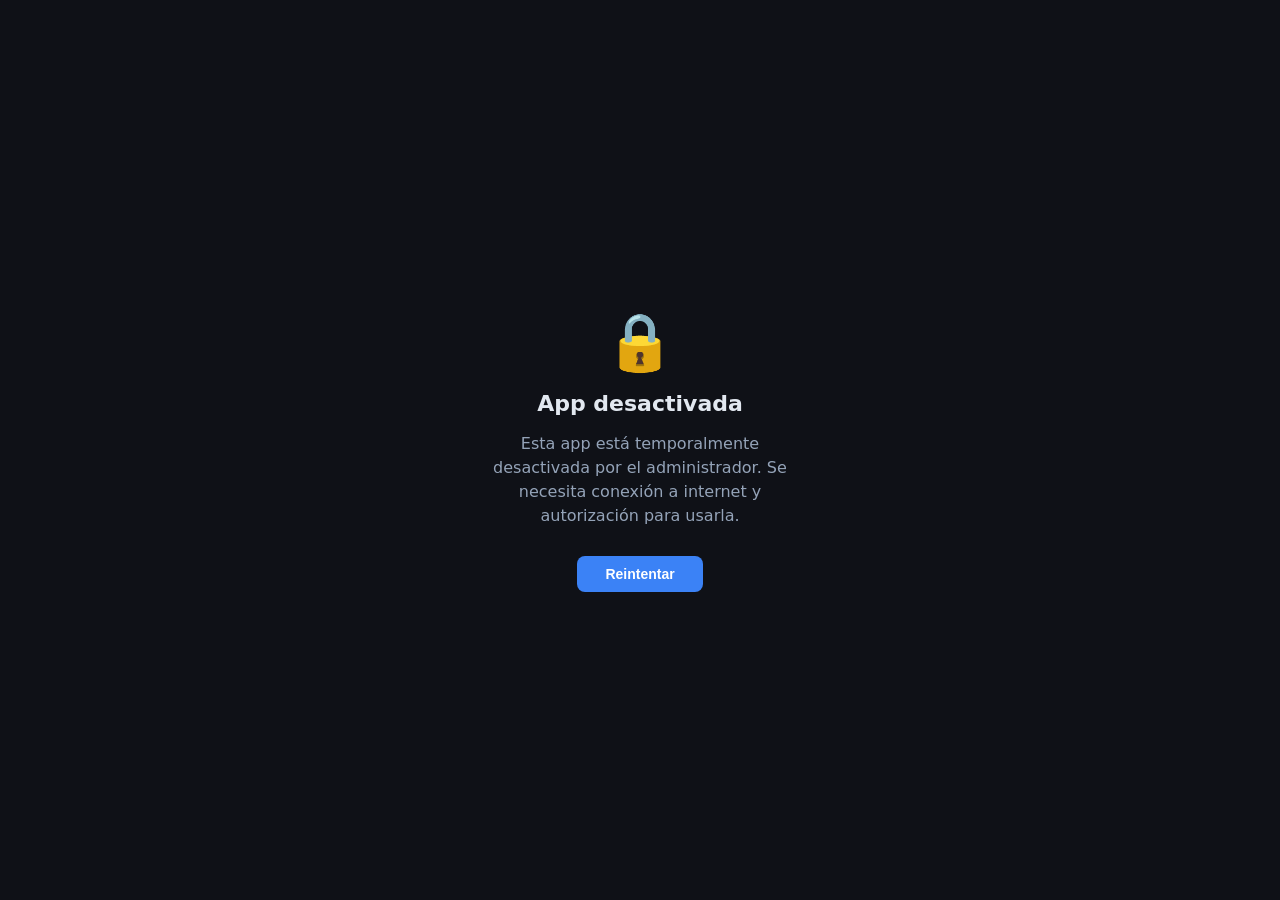
<file: Basket/Encestando Sueños/Sub 13/Encestando Sueños Sub 13/index.html>
<!DOCTYPE html>
<html lang="es">
<head>
  <meta charset="UTF-8">
  <meta name="viewport" content="width=device-width, initial-scale=1, viewport-fit=cover">

  <!-- PWA / iOS -->
  <meta name="apple-mobile-web-app-capable" content="yes">
  <meta name="apple-mobile-web-app-status-bar-style" content="black-translucent">
  <meta name="apple-mobile-web-app-title" content="ES Sub 13">
  <meta name="theme-color" content="#1a1a2e">
  <link rel="apple-touch-icon" href="icon-192.svg">
  <link rel="manifest" href="manifest.json">

  <title>ES Sub 13</title>
  <link rel="stylesheet" href="style.css">
</head>
<body>
<div id="app">

  <!-- ═══ HEADER ═══════════════════════════════════════════════════════════ -->
  <header id="header">
    <div class="hd-brand">
      <span class="brand-text">MBA</span>
      <input id="gameName" type="text" value="MBA vs ___"
             autocomplete="off" spellcheck="false" aria-label="Nombre del partido">
    </div>

    <div class="hd-clock">
      <div id="clockDisplay" class="clock-num">10:00</div>
      <span id="clockQuarter" class="clock-qtr">Q1</span>
      <button id="btnToggleClock" class="icon-btn play-btn" aria-label="Iniciar/Pausar">▶</button>
      <button id="btnResetClock"  class="icon-btn"          aria-label="Resetear cuarto">↺</button>
    </div>

    <div class="hd-right">
      <div class="score-box">PTS <span id="scoreVal">0</span></div>
      <div id="quarterSelector" class="qtr-sel" role="group" aria-label="Cuarto"></div>
    </div>
  </header>

  <!-- ═══ CUERPO (split en landscape) ════════════════════════════════════ -->
  <div class="app-body">

    <!-- Panel izquierdo (landscape) / sección superior (portrait) -->
    <aside id="panelLeft">

      <!-- Jugador activo -->
      <div id="activeBadge" class="active-badge">
        <div id="activeName" class="active-name">Selecciona un jugador</div>
        <div id="activeStatus" class="active-status"></div>
      </div>

      <!-- Lista de jugadores (scroll horizontal) -->
      <div id="playerList" class="player-list" role="list"></div>

      <!-- Log de acciones (solo visible en landscape) -->
      <div id="actionLog" class="action-log landscape-only"></div>

      <!-- Controles -->
      <div class="ctrl-bar">
        <button id="btnUndo"      class="ctrl-btn">↩ Deshacer</button>
        <button id="btnSave"      class="ctrl-btn">💾 Guardar</button>
        <button id="btnLoad"      class="ctrl-btn">📂 Cargar</button>
        <button id="btnNewGame"   class="ctrl-btn new-game-btn">🔄 Nuevo</button>
        <button id="btnReport"    class="ctrl-btn accent-btn">📝 Resumen</button>
        <button id="btnHistorial" class="ctrl-btn hist-btn">📚 Historial</button>
        <button id="btnPlantillas" class="ctrl-btn tpl-btn">👥 Plantillas</button>
        <button id="btnTable"     class="ctrl-btn">📋</button>
        <button id="btnAdd"       class="ctrl-btn">＋</button>
        <button id="btnRemove"    class="ctrl-btn danger-btn">－</button>
      </div>
    </aside>

    <!-- Panel derecho: botones de estadísticas -->
    <main id="panelRight">
      <div id="statGrid" class="stat-grid" role="group" aria-label="Estadísticas"></div>
    </main>

  </div><!-- /app-body -->

  <!-- ═══ TABLA (toggle) ══════════════════════════════════════════════════ -->
  <section id="tableSection" class="table-section hidden" aria-live="polite">
    <div class="table-topbar">
      <span>ESTADÍSTICAS EN VIVO</span>
      <button id="btnCloseTable" class="close-btn">✕</button>
    </div>
    <div class="table-scroll">
      <table id="statsTable"></table>
    </div>
  </section>

</div><!-- /app -->

<!-- Toast notifications -->
<div id="toast" role="status" aria-live="polite"></div>

<!-- SheetJS — cargado async; SW lo cachea para uso offline -->
<script src="https://cdn.sheetjs.com/xlsx-0.20.2/package/dist/xlsx.full.min.js" defer></script>
<script src="app.js?v=14" defer></script>

<!-- Plantillas Modal -->
<div id="tplModal" class="tpl-overlay" hidden>
  <div class="tpl-box">
    <div class="tpl-hdr">
      <span>👥 Plantillas de Equipo</span>
      <button class="tpl-close-btn" onclick="document.getElementById('tplModal').hidden=true">✕</button>
    </div>
    <div id="tplList" class="tpl-list"></div>
    <div class="tpl-footer">
      <button class="tpl-action-btn" onclick="saveCurrentAsTemplate()">💾 Guardar nómina actual como plantilla</button>
    </div>
  </div>
</div>

</body>
</html>
</file>
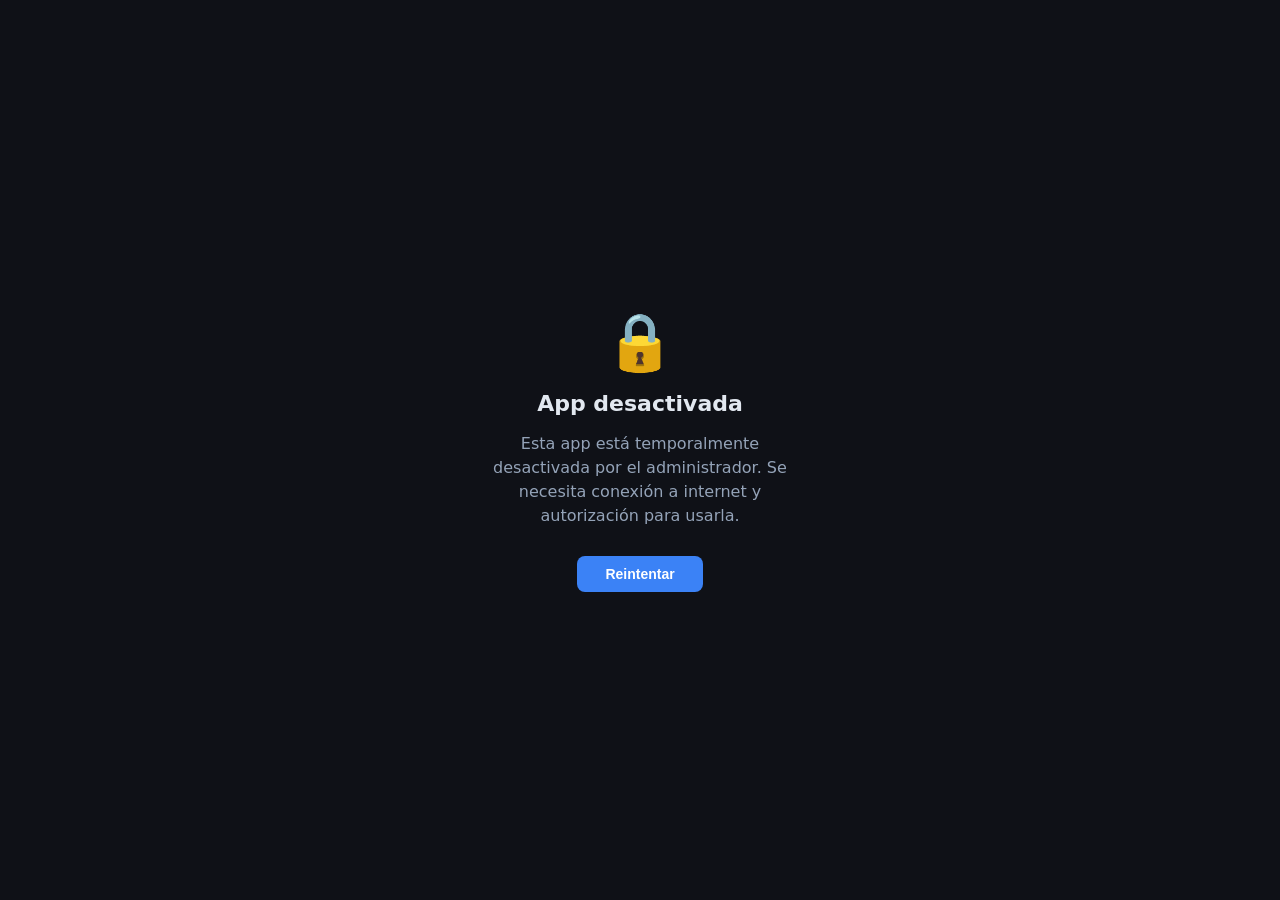
<file: Basket/Encestando Sueños/Sub 15/Encestando Sueños Sub 15/index.html>
<!DOCTYPE html>
<html lang="es">
<head>
  <meta charset="UTF-8">
  <meta name="viewport" content="width=device-width, initial-scale=1, viewport-fit=cover">

  <!-- PWA / iOS -->
  <meta name="apple-mobile-web-app-capable" content="yes">
  <meta name="apple-mobile-web-app-status-bar-style" content="black-translucent">
  <meta name="apple-mobile-web-app-title" content="ES Sub 15">
  <meta name="theme-color" content="#1a1a2e">
  <link rel="apple-touch-icon" href="icon-192.svg">
  <link rel="manifest" href="manifest.json">

  <title>ES Sub 15</title>
  <link rel="stylesheet" href="style.css">
</head>
<body>
<div id="app">

  <!-- ═══ HEADER ═══════════════════════════════════════════════════════════ -->
  <header id="header">
    <div class="hd-brand">
      <span class="brand-text">MBA</span>
      <input id="gameName" type="text" value="MBA vs ___"
             autocomplete="off" spellcheck="false" aria-label="Nombre del partido">
    </div>

    <div class="hd-clock">
      <div id="clockDisplay" class="clock-num">10:00</div>
      <span id="clockQuarter" class="clock-qtr">Q1</span>
      <button id="btnToggleClock" class="icon-btn play-btn" aria-label="Iniciar/Pausar">▶</button>
      <button id="btnResetClock"  class="icon-btn"          aria-label="Resetear cuarto">↺</button>
    </div>

    <div class="hd-right">
      <div class="score-box">PTS <span id="scoreVal">0</span></div>
      <div id="quarterSelector" class="qtr-sel" role="group" aria-label="Cuarto"></div>
    </div>
  </header>

  <!-- ═══ CUERPO (split en landscape) ════════════════════════════════════ -->
  <div class="app-body">

    <!-- Panel izquierdo (landscape) / sección superior (portrait) -->
    <aside id="panelLeft">

      <!-- Jugador activo -->
      <div id="activeBadge" class="active-badge">
        <div id="activeName" class="active-name">Selecciona un jugador</div>
        <div id="activeStatus" class="active-status"></div>
      </div>

      <!-- Lista de jugadores (scroll horizontal) -->
      <div id="playerList" class="player-list" role="list"></div>

      <!-- Log de acciones (solo visible en landscape) -->
      <div id="actionLog" class="action-log landscape-only"></div>

      <!-- Controles -->
      <div class="ctrl-bar">
        <button id="btnUndo"      class="ctrl-btn">↩ Deshacer</button>
        <button id="btnSave"      class="ctrl-btn">💾 Guardar</button>
        <button id="btnLoad"      class="ctrl-btn">📂 Cargar</button>
        <button id="btnNewGame"   class="ctrl-btn new-game-btn">🔄 Nuevo</button>
        <button id="btnReport"    class="ctrl-btn accent-btn">📝 Resumen</button>
        <button id="btnHistorial" class="ctrl-btn hist-btn">📚 Historial</button>
        <button id="btnPlantillas" class="ctrl-btn tpl-btn">👥 Plantillas</button>
        <button id="btnTable"     class="ctrl-btn">📋</button>
        <button id="btnAdd"       class="ctrl-btn">＋</button>
        <button id="btnRemove"    class="ctrl-btn danger-btn">－</button>
      </div>
    </aside>

    <!-- Panel derecho: botones de estadísticas -->
    <main id="panelRight">
      <div id="statGrid" class="stat-grid" role="group" aria-label="Estadísticas"></div>
    </main>

  </div><!-- /app-body -->

  <!-- ═══ TABLA (toggle) ══════════════════════════════════════════════════ -->
  <section id="tableSection" class="table-section hidden" aria-live="polite">
    <div class="table-topbar">
      <span>ESTADÍSTICAS EN VIVO</span>
      <button id="btnCloseTable" class="close-btn">✕</button>
    </div>
    <div class="table-scroll">
      <table id="statsTable"></table>
    </div>
  </section>

</div><!-- /app -->

<!-- Toast notifications -->
<div id="toast" role="status" aria-live="polite"></div>

<!-- SheetJS — cargado async; SW lo cachea para uso offline -->
<script src="https://cdn.sheetjs.com/xlsx-0.20.2/package/dist/xlsx.full.min.js" defer></script>
<script src="app.js?v=14" defer></script>

<!-- Plantillas Modal -->
<div id="tplModal" class="tpl-overlay" hidden>
  <div class="tpl-box">
    <div class="tpl-hdr">
      <span>👥 Plantillas de Equipo</span>
      <button class="tpl-close-btn" onclick="document.getElementById('tplModal').hidden=true">✕</button>
    </div>
    <div id="tplList" class="tpl-list"></div>
    <div class="tpl-footer">
      <button class="tpl-action-btn" onclick="saveCurrentAsTemplate()">💾 Guardar nómina actual como plantilla</button>
    </div>
  </div>
</div>

</body>
</html>
</file>
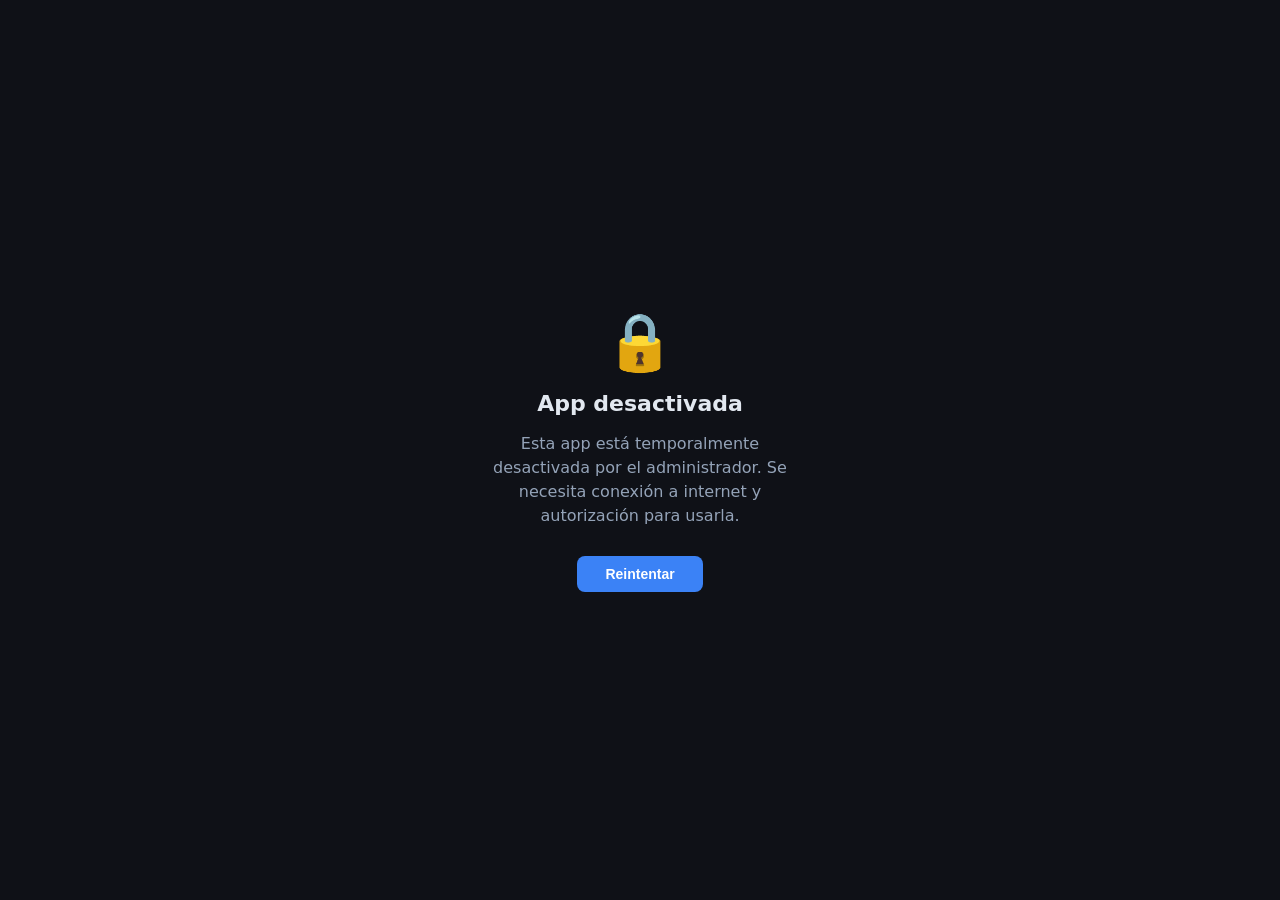
<file: Basket/Encestando Sueños/Sub 17/Encestando Sueños Sub 17/index.html>
<!DOCTYPE html>
<html lang="es">
<head>
  <meta charset="UTF-8">
  <meta name="viewport" content="width=device-width, initial-scale=1, viewport-fit=cover">

  <!-- PWA / iOS -->
  <meta name="apple-mobile-web-app-capable" content="yes">
  <meta name="apple-mobile-web-app-status-bar-style" content="black-translucent">
  <meta name="apple-mobile-web-app-title" content="ES Sub 17">
  <meta name="theme-color" content="#1a1a2e">
  <link rel="apple-touch-icon" href="icon-192.svg">
  <link rel="manifest" href="manifest.json">

  <title>ES Sub 17</title>
  <link rel="stylesheet" href="style.css">
</head>
<body>
<div id="app">

  <!-- ═══ HEADER ═══════════════════════════════════════════════════════════ -->
  <header id="header">
    <div class="hd-brand">
      <span class="brand-text">MBA</span>
      <input id="gameName" type="text" value="MBA vs ___"
             autocomplete="off" spellcheck="false" aria-label="Nombre del partido">
    </div>

    <div class="hd-clock">
      <div id="clockDisplay" class="clock-num">10:00</div>
      <span id="clockQuarter" class="clock-qtr">Q1</span>
      <button id="btnToggleClock" class="icon-btn play-btn" aria-label="Iniciar/Pausar">▶</button>
      <button id="btnResetClock"  class="icon-btn"          aria-label="Resetear cuarto">↺</button>
    </div>

    <div class="hd-right">
      <div class="score-box">PTS <span id="scoreVal">0</span></div>
      <div id="quarterSelector" class="qtr-sel" role="group" aria-label="Cuarto"></div>
    </div>
  </header>

  <!-- ═══ CUERPO (split en landscape) ════════════════════════════════════ -->
  <div class="app-body">

    <!-- Panel izquierdo (landscape) / sección superior (portrait) -->
    <aside id="panelLeft">

      <!-- Jugador activo -->
      <div id="activeBadge" class="active-badge">
        <div id="activeName" class="active-name">Selecciona un jugador</div>
        <div id="activeStatus" class="active-status"></div>
      </div>

      <!-- Lista de jugadores (scroll horizontal) -->
      <div id="playerList" class="player-list" role="list"></div>

      <!-- Log de acciones (solo visible en landscape) -->
      <div id="actionLog" class="action-log landscape-only"></div>

      <!-- Controles -->
      <div class="ctrl-bar">
        <button id="btnUndo"      class="ctrl-btn">↩ Deshacer</button>
        <button id="btnSave"      class="ctrl-btn">💾 Guardar</button>
        <button id="btnLoad"      class="ctrl-btn">📂 Cargar</button>
        <button id="btnNewGame"   class="ctrl-btn new-game-btn">🔄 Nuevo</button>
        <button id="btnReport"    class="ctrl-btn accent-btn">📝 Resumen</button>
        <button id="btnHistorial" class="ctrl-btn hist-btn">📚 Historial</button>
        <button id="btnPlantillas" class="ctrl-btn tpl-btn">👥 Plantillas</button>
        <button id="btnTable"     class="ctrl-btn">📋</button>
        <button id="btnAdd"       class="ctrl-btn">＋</button>
        <button id="btnRemove"    class="ctrl-btn danger-btn">－</button>
      </div>
    </aside>

    <!-- Panel derecho: botones de estadísticas -->
    <main id="panelRight">
      <div id="statGrid" class="stat-grid" role="group" aria-label="Estadísticas"></div>
    </main>

  </div><!-- /app-body -->

  <!-- ═══ TABLA (toggle) ══════════════════════════════════════════════════ -->
  <section id="tableSection" class="table-section hidden" aria-live="polite">
    <div class="table-topbar">
      <span>ESTADÍSTICAS EN VIVO</span>
      <button id="btnCloseTable" class="close-btn">✕</button>
    </div>
    <div class="table-scroll">
      <table id="statsTable"></table>
    </div>
  </section>

</div><!-- /app -->

<!-- Toast notifications -->
<div id="toast" role="status" aria-live="polite"></div>

<!-- SheetJS — cargado async; SW lo cachea para uso offline -->
<script src="https://cdn.sheetjs.com/xlsx-0.20.2/package/dist/xlsx.full.min.js" defer></script>
<script src="app.js?v=14" defer></script>

<!-- Plantillas Modal -->
<div id="tplModal" class="tpl-overlay" hidden>
  <div class="tpl-box">
    <div class="tpl-hdr">
      <span>👥 Plantillas de Equipo</span>
      <button class="tpl-close-btn" onclick="document.getElementById('tplModal').hidden=true">✕</button>
    </div>
    <div id="tplList" class="tpl-list"></div>
    <div class="tpl-footer">
      <button class="tpl-action-btn" onclick="saveCurrentAsTemplate()">💾 Guardar nómina actual como plantilla</button>
    </div>
  </div>
</div>

</body>
</html>
</file>
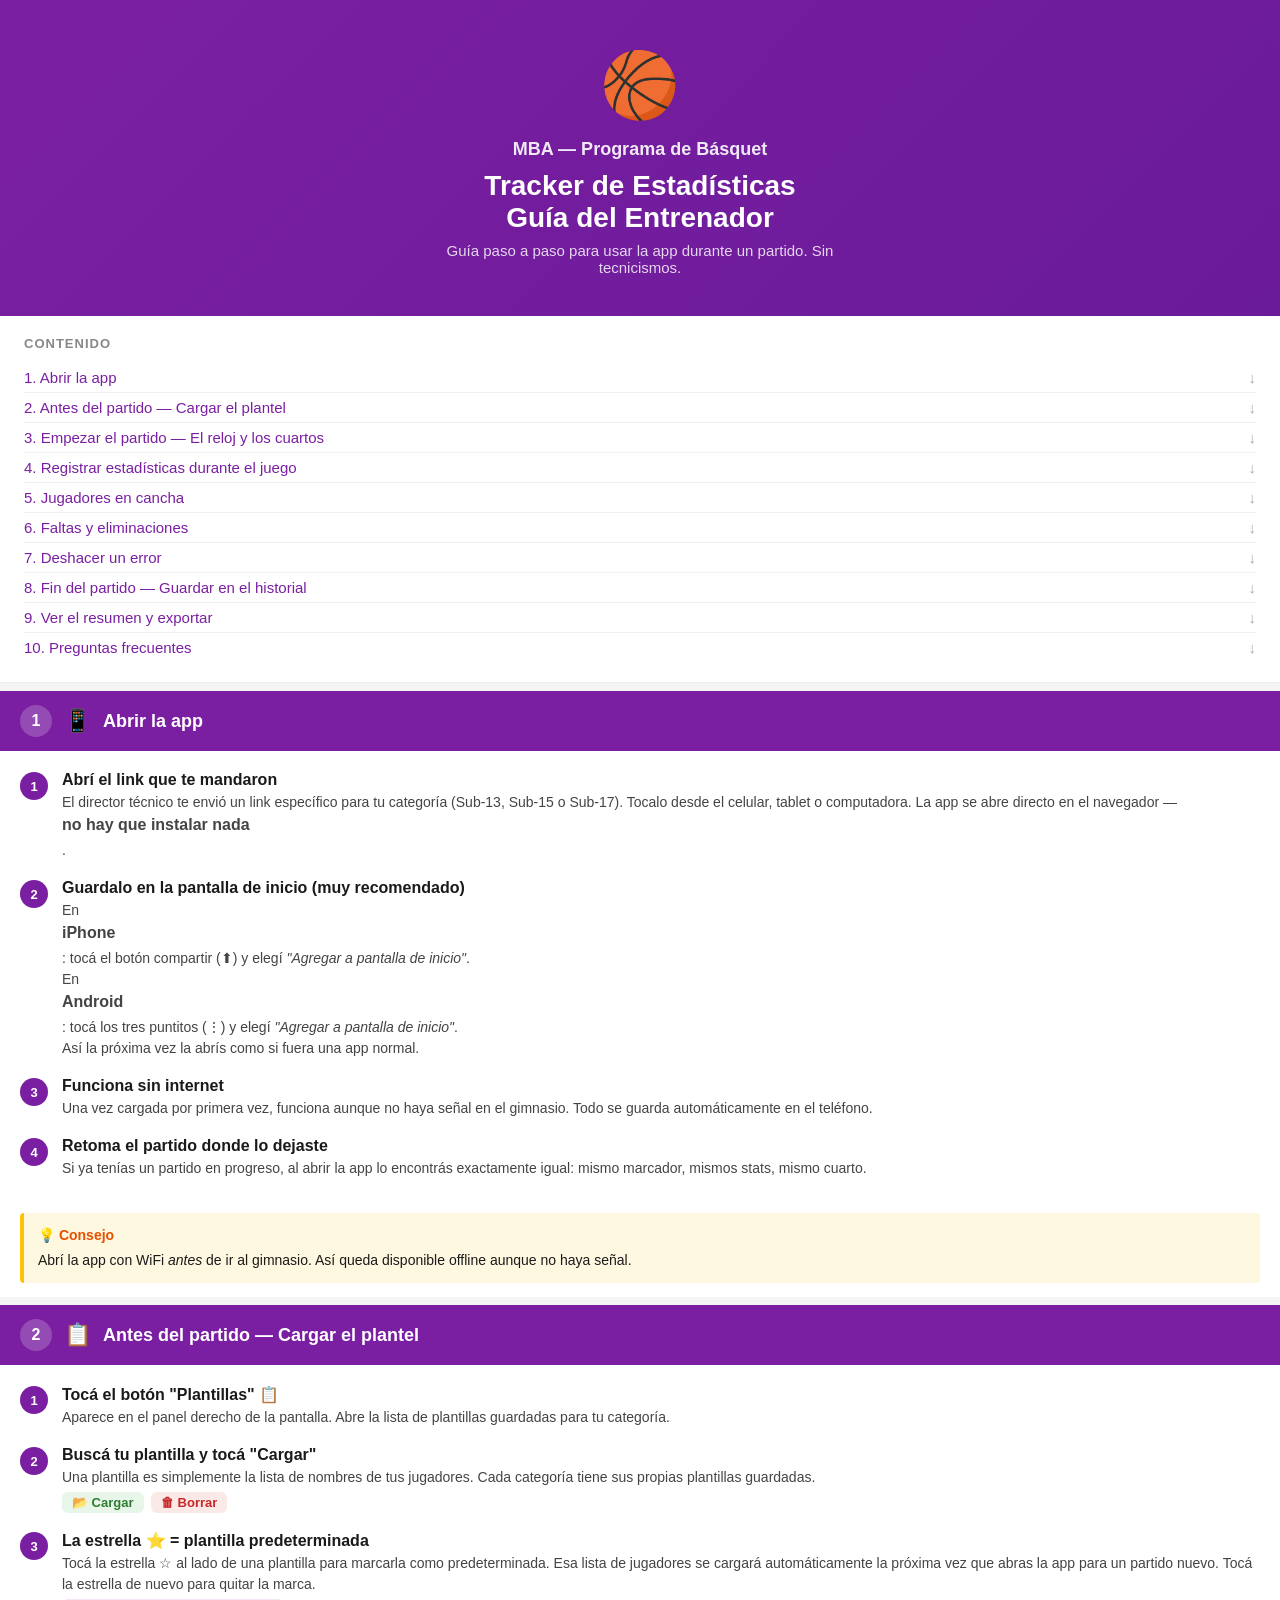
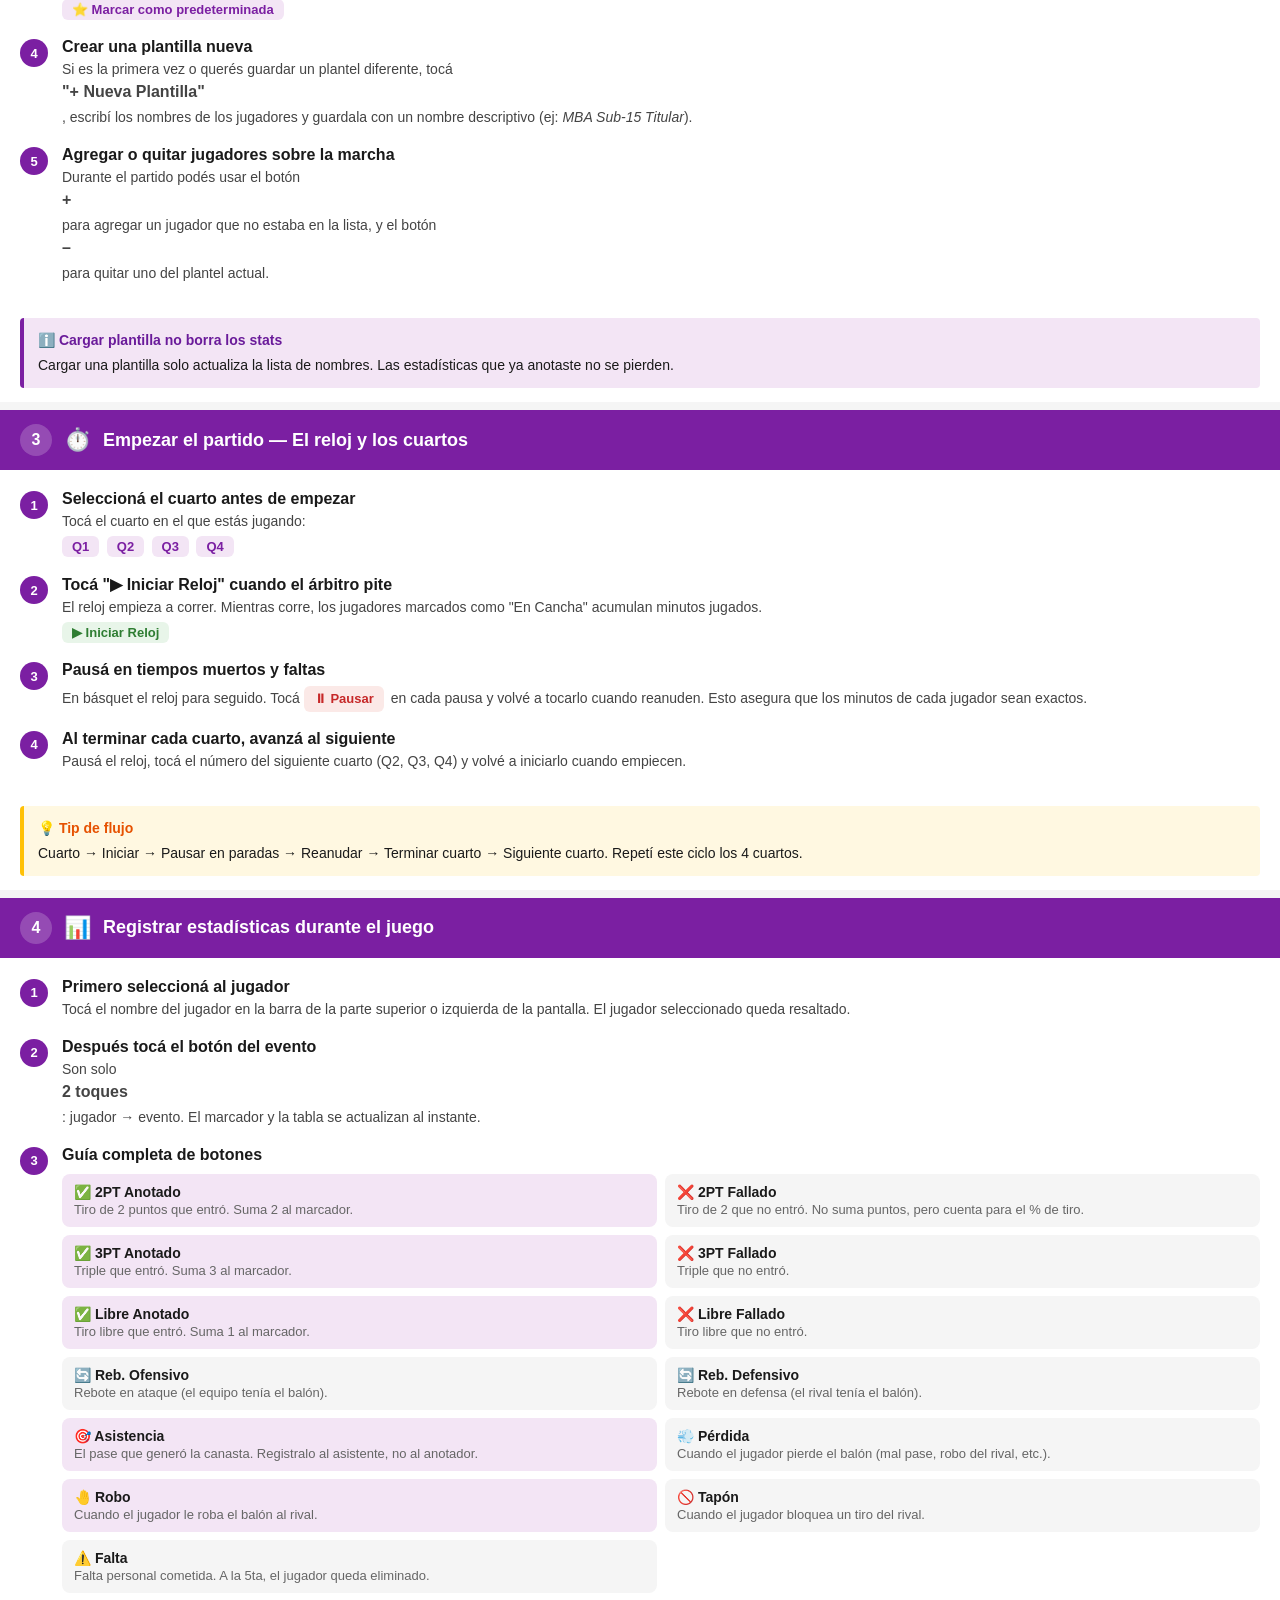
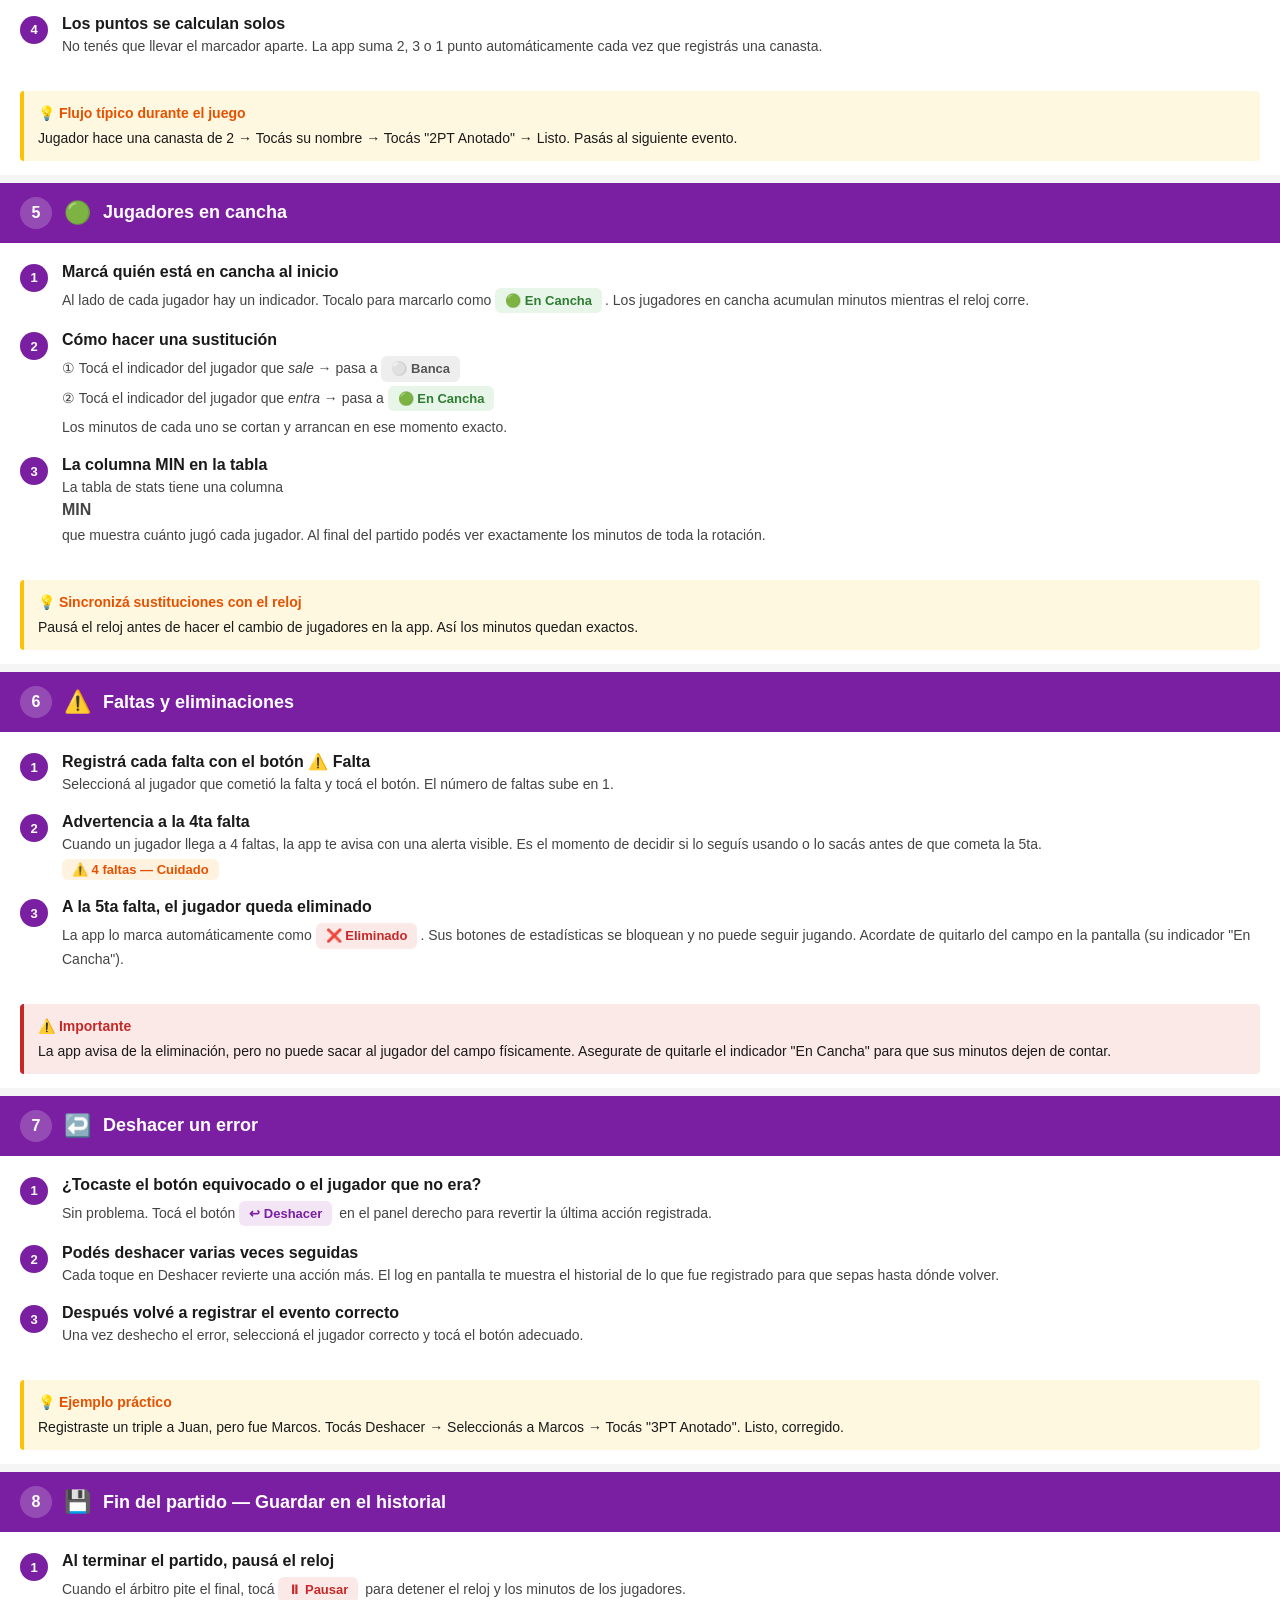
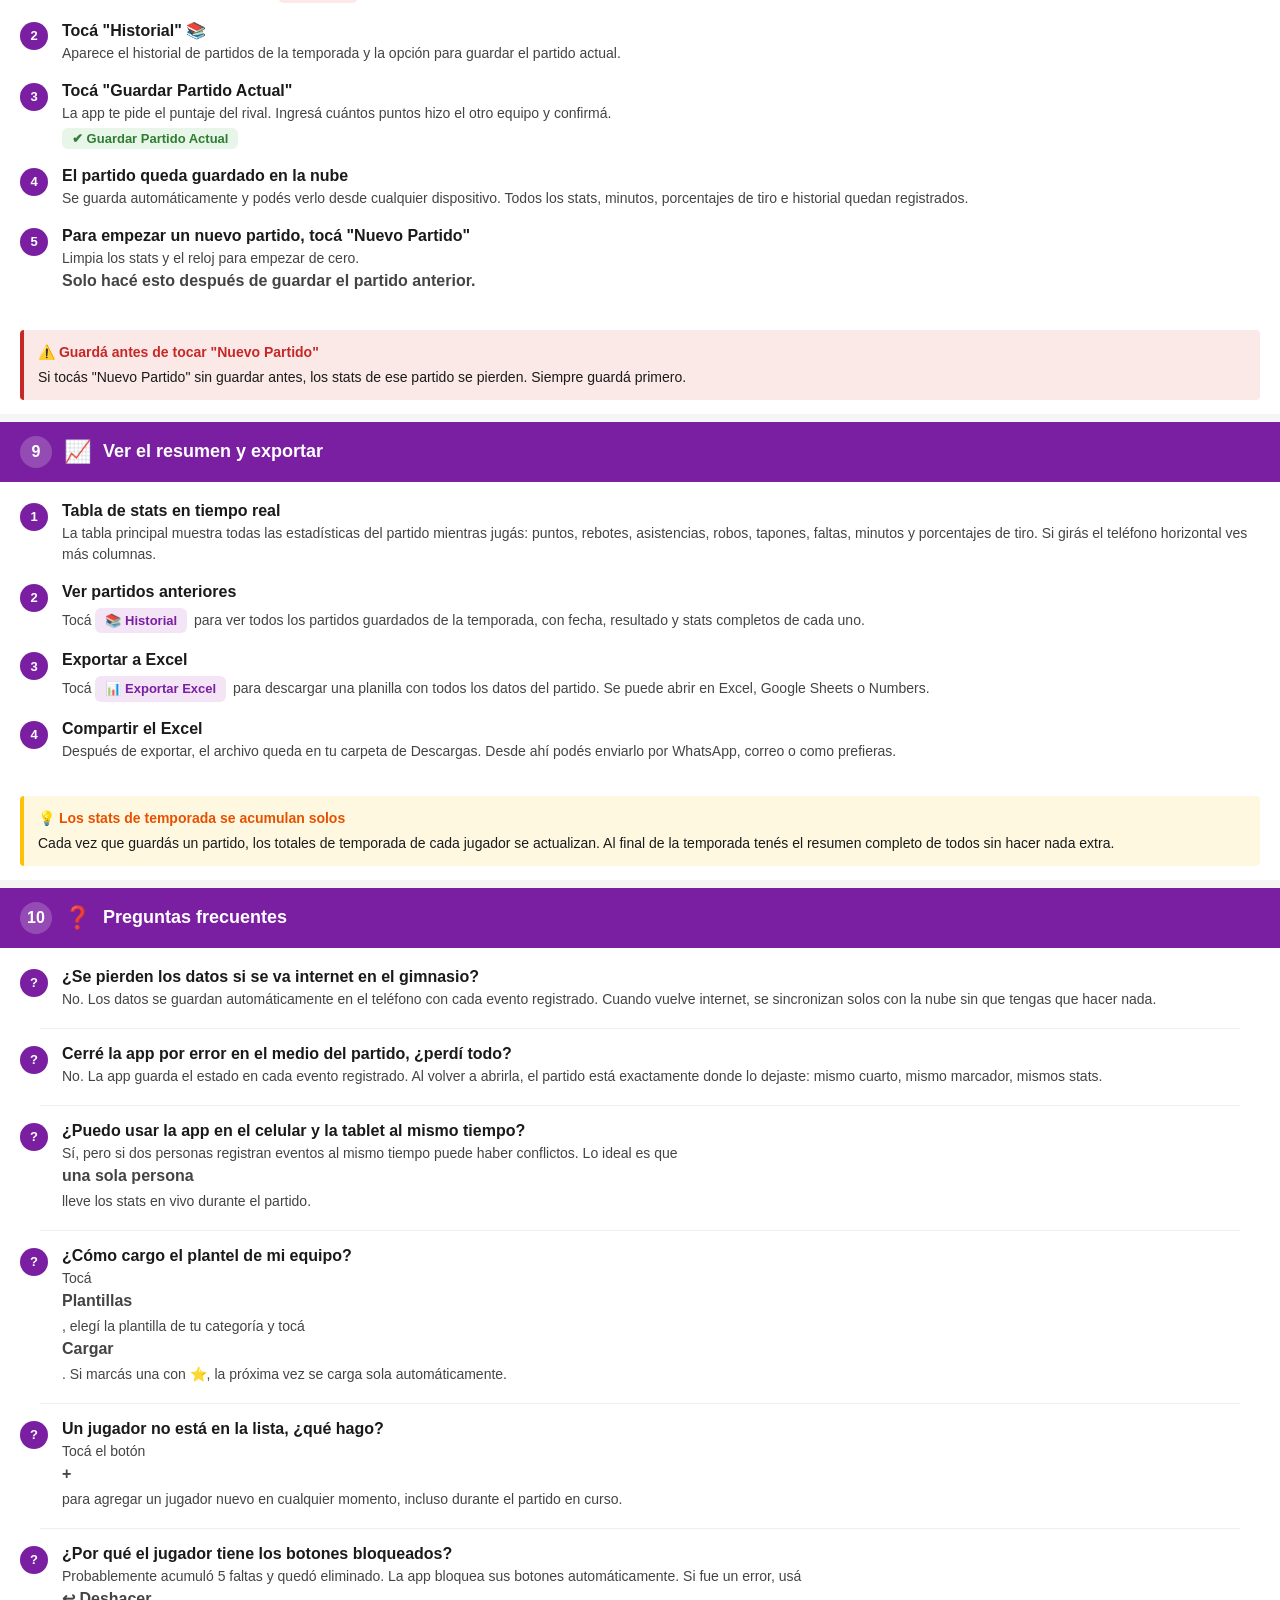
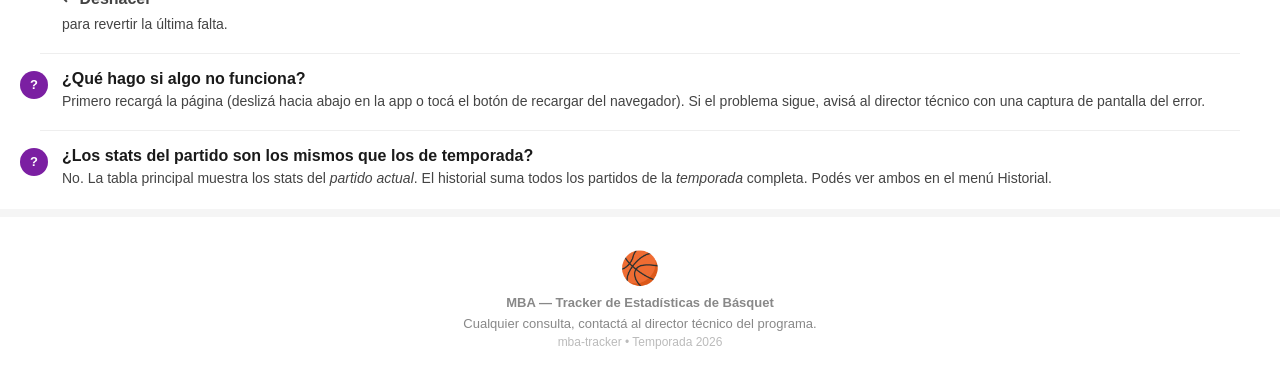
<file: Tutorial_MBA_Entrenadores.html>
<!DOCTYPE html>
<html lang="es">
<head>
<meta charset="UTF-8">
<meta name="viewport" content="width=device-width, initial-scale=1.0">
<title>Tutorial — Tracker de Básquet MBA</title>
<style>
  * { box-sizing: border-box; margin: 0; padding: 0; }
  body { font-family: -apple-system, Arial, sans-serif; background: #f5f5f5; color: #1a1a1a; }

  .cover {
    background: linear-gradient(135deg, #7b1fa2, #6a1b9a);
    color: white;
    padding: 48px 24px 40px;
    text-align: center;
  }
  .cover .badge { font-size: 64px; margin-bottom: 16px; }
  .cover h1 { font-size: 28px; font-weight: 800; margin-bottom: 8px; }
  .cover .sub { font-size: 18px; font-weight: 600; opacity: .9; margin-bottom: 10px; }
  .cover p { font-size: 15px; opacity: .82; max-width: 420px; margin: 0 auto; }

  .toc {
    background: white;
    margin: 0 0 8px 0;
    padding: 20px 24px;
    border-bottom: 1px solid #eee;
  }
  .toc h2 { font-size: 13px; text-transform: uppercase; letter-spacing: 1px; color: #888; margin-bottom: 12px; }
  .toc a { display: block; color: #7b1fa2; text-decoration: none; padding: 6px 0; font-size: 15px; border-bottom: 1px solid #f0f0f0; }
  .toc a:last-child { border-bottom: none; }
  .toc a span { float: right; color: #aaa; }

  .section {
    background: white;
    margin: 8px 0;
    padding: 0;
    overflow: hidden;
  }
  .section-header {
    background: #7b1fa2;
    color: white;
    padding: 14px 20px;
    display: flex;
    align-items: center;
    gap: 12px;
  }
  .section-header .num {
    background: rgba(255,255,255,0.2);
    border-radius: 50%;
    width: 32px; height: 32px;
    display: flex; align-items: center; justify-content: center;
    font-weight: 800; font-size: 16px; flex-shrink: 0;
  }
  .section-header h2 { font-size: 18px; font-weight: 700; }
  .section-header .icon { font-size: 22px; }

  .steps { padding: 20px; }
  .step {
    display: flex;
    gap: 14px;
    margin-bottom: 18px;
    align-items: flex-start;
  }
  .step:last-child { margin-bottom: 0; }
  .step .dot {
    background: #7b1fa2;
    color: white;
    border-radius: 50%;
    width: 28px; height: 28px;
    display: flex; align-items: center; justify-content: center;
    font-weight: 800; font-size: 13px;
    flex-shrink: 0; margin-top: 1px;
  }
  .step .content { flex: 1; }
  .step .content strong { display: block; font-size: 16px; margin-bottom: 3px; }
  .step .content p { font-size: 14px; color: #444; line-height: 1.5; }
  .step .content .pill {
    display: inline-block;
    background: #f3e5f5;
    color: #7b1fa2;
    border-radius: 6px;
    padding: 3px 10px;
    font-size: 13px;
    font-weight: 600;
    margin: 4px 3px 0 0;
  }
  .step .content .pill.red { background: #fbe9e7; color: #c62828; }
  .step .content .pill.green { background: #e8f5e9; color: #2e7d32; }
  .step .content .pill.orange { background: #fff3e0; color: #e65100; }
  .step .content .pill.gray { background: #eeeeee; color: #555; }

  .tip {
    background: #fff8e1;
    border-left: 4px solid #ffc107;
    border-radius: 4px;
    padding: 12px 14px;
    margin: 14px 20px;
    font-size: 14px;
    line-height: 1.5;
  }
  .tip strong { display: block; margin-bottom: 4px; color: #e65100; }

  .warning {
    background: #fbe9e7;
    border-left: 4px solid #c62828;
    border-radius: 4px;
    padding: 12px 14px;
    margin: 14px 20px;
    font-size: 14px;
    line-height: 1.5;
  }
  .warning strong { color: #c62828; display: block; margin-bottom: 4px; }

  .info {
    background: #f3e5f5;
    border-left: 4px solid #7b1fa2;
    border-radius: 4px;
    padding: 12px 14px;
    margin: 14px 20px;
    font-size: 14px;
    line-height: 1.5;
  }
  .info strong { color: #6a1b9a; display: block; margin-bottom: 4px; }

  .stat-grid {
    display: grid;
    grid-template-columns: 1fr 1fr;
    gap: 8px;
    margin: 10px 0 4px 0;
  }
  .stat-box {
    background: #f5f5f5;
    border-radius: 8px;
    padding: 10px 12px;
    font-size: 13px;
  }
  .stat-box .stat-name { font-weight: 700; font-size: 14px; }
  .stat-box .stat-desc { color: #666; margin-top: 2px; }
  .stat-box.purple-bg { background: #f3e5f5; }

  .divider { height: 1px; background: #eee; margin: 16px 20px; }

  .footer {
    text-align: center;
    padding: 32px 20px;
    color: #888;
    font-size: 13px;
    background: white;
    margin-top: 8px;
  }
  .footer .logo { font-size: 32px; margin-bottom: 8px; }

  @media print {
    body { background: white; }
    .section { page-break-inside: avoid; box-shadow: none; }
  }
</style>
</head>
<body>

<!-- PORTADA -->
<div class="cover">
  <div class="badge">🏀</div>
  <div class="sub">MBA — Programa de Básquet</div>
  <h1>Tracker de Estadísticas<br>Guía del Entrenador</h1>
  <p>Guía paso a paso para usar la app durante un partido. Sin tecnicismos.</p>
</div>

<!-- ÍNDICE -->
<div class="toc">
  <h2>Contenido</h2>
  <a href="#s1">1. Abrir la app <span>↓</span></a>
  <a href="#s2">2. Antes del partido — Cargar el plantel <span>↓</span></a>
  <a href="#s3">3. Empezar el partido — El reloj y los cuartos <span>↓</span></a>
  <a href="#s4">4. Registrar estadísticas durante el juego <span>↓</span></a>
  <a href="#s5">5. Jugadores en cancha <span>↓</span></a>
  <a href="#s6">6. Faltas y eliminaciones <span>↓</span></a>
  <a href="#s7">7. Deshacer un error <span>↓</span></a>
  <a href="#s8">8. Fin del partido — Guardar en el historial <span>↓</span></a>
  <a href="#s9">9. Ver el resumen y exportar <span>↓</span></a>
  <a href="#s10">10. Preguntas frecuentes <span>↓</span></a>
</div>

<!-- SECCIÓN 1 -->
<div class="section" id="s1">
  <div class="section-header">
    <div class="num">1</div>
    <span class="icon">📱</span>
    <h2>Abrir la app</h2>
  </div>
  <div class="steps">
    <div class="step">
      <div class="dot">1</div>
      <div class="content">
        <strong>Abrí el link que te mandaron</strong>
        <p>El director técnico te envió un link específico para tu categoría (Sub‑13, Sub‑15 o Sub‑17). Tocalo desde el celular, tablet o computadora. La app se abre directo en el navegador — <strong>no hay que instalar nada</strong>.</p>
      </div>
    </div>
    <div class="step">
      <div class="dot">2</div>
      <div class="content">
        <strong>Guardalo en la pantalla de inicio (muy recomendado)</strong>
        <p>En <strong>iPhone</strong>: tocá el botón compartir (⬆) y elegí <em>"Agregar a pantalla de inicio"</em>.<br>
           En <strong>Android</strong>: tocá los tres puntitos (⋮) y elegí <em>"Agregar a pantalla de inicio"</em>.<br>
           Así la próxima vez la abrís como si fuera una app normal.</p>
      </div>
    </div>
    <div class="step">
      <div class="dot">3</div>
      <div class="content">
        <strong>Funciona sin internet</strong>
        <p>Una vez cargada por primera vez, funciona aunque no haya señal en el gimnasio. Todo se guarda automáticamente en el teléfono.</p>
      </div>
    </div>
    <div class="step">
      <div class="dot">4</div>
      <div class="content">
        <strong>Retoma el partido donde lo dejaste</strong>
        <p>Si ya tenías un partido en progreso, al abrir la app lo encontrás exactamente igual: mismo marcador, mismos stats, mismo cuarto.</p>
      </div>
    </div>
  </div>
  <div class="tip">
    <strong>💡 Consejo</strong>
    Abrí la app con WiFi <em>antes</em> de ir al gimnasio. Así queda disponible offline aunque no haya señal.
  </div>
</div>

<!-- SECCIÓN 2 -->
<div class="section" id="s2">
  <div class="section-header">
    <div class="num">2</div>
    <span class="icon">📋</span>
    <h2>Antes del partido — Cargar el plantel</h2>
  </div>
  <div class="steps">
    <div class="step">
      <div class="dot">1</div>
      <div class="content">
        <strong>Tocá el botón "Plantillas" 📋</strong>
        <p>Aparece en el panel derecho de la pantalla. Abre la lista de plantillas guardadas para tu categoría.</p>
      </div>
    </div>
    <div class="step">
      <div class="dot">2</div>
      <div class="content">
        <strong>Buscá tu plantilla y tocá "Cargar"</strong>
        <p>Una plantilla es simplemente la lista de nombres de tus jugadores. Cada categoría tiene sus propias plantillas guardadas.</p>
        <span class="pill green">📂 Cargar</span>
        <span class="pill red">🗑 Borrar</span>
      </div>
    </div>
    <div class="step">
      <div class="dot">3</div>
      <div class="content">
        <strong>La estrella ⭐ = plantilla predeterminada</strong>
        <p>Tocá la estrella ☆ al lado de una plantilla para marcarla como predeterminada. Esa lista de jugadores se cargará automáticamente la próxima vez que abras la app para un partido nuevo. Tocá la estrella de nuevo para quitar la marca.</p>
        <span class="pill">⭐ Marcar como predeterminada</span>
      </div>
    </div>
    <div class="step">
      <div class="dot">4</div>
      <div class="content">
        <strong>Crear una plantilla nueva</strong>
        <p>Si es la primera vez o querés guardar un plantel diferente, tocá <strong>"+ Nueva Plantilla"</strong>, escribí los nombres de los jugadores y guardala con un nombre descriptivo (ej: <em>MBA Sub-15 Titular</em>).</p>
      </div>
    </div>
    <div class="step">
      <div class="dot">5</div>
      <div class="content">
        <strong>Agregar o quitar jugadores sobre la marcha</strong>
        <p>Durante el partido podés usar el botón <strong>+</strong> para agregar un jugador que no estaba en la lista, y el botón <strong>–</strong> para quitar uno del plantel actual.</p>
      </div>
    </div>
  </div>
  <div class="info">
    <strong>ℹ️ Cargar plantilla no borra los stats</strong>
    Cargar una plantilla solo actualiza la lista de nombres. Las estadísticas que ya anotaste no se pierden.
  </div>
</div>

<!-- SECCIÓN 3 -->
<div class="section" id="s3">
  <div class="section-header">
    <div class="num">3</div>
    <span class="icon">⏱️</span>
    <h2>Empezar el partido — El reloj y los cuartos</h2>
  </div>
  <div class="steps">
    <div class="step">
      <div class="dot">1</div>
      <div class="content">
        <strong>Seleccioná el cuarto antes de empezar</strong>
        <p>Tocá el cuarto en el que estás jugando:</p>
        <span class="pill">Q1</span>
        <span class="pill">Q2</span>
        <span class="pill">Q3</span>
        <span class="pill">Q4</span>
      </div>
    </div>
    <div class="step">
      <div class="dot">2</div>
      <div class="content">
        <strong>Tocá "▶ Iniciar Reloj" cuando el árbitro pite</strong>
        <p>El reloj empieza a correr. Mientras corre, los jugadores marcados como "En Cancha" acumulan minutos jugados.</p>
        <span class="pill green">▶ Iniciar Reloj</span>
      </div>
    </div>
    <div class="step">
      <div class="dot">3</div>
      <div class="content">
        <strong>Pausá en tiempos muertos y faltas</strong>
        <p>En básquet el reloj para seguido. Tocá <span class="pill red">⏸ Pausar</span> en cada pausa y volvé a tocarlo cuando reanuden. Esto asegura que los minutos de cada jugador sean exactos.</p>
      </div>
    </div>
    <div class="step">
      <div class="dot">4</div>
      <div class="content">
        <strong>Al terminar cada cuarto, avanzá al siguiente</strong>
        <p>Pausá el reloj, tocá el número del siguiente cuarto (Q2, Q3, Q4) y volvé a iniciarlo cuando empiecen.</p>
      </div>
    </div>
  </div>
  <div class="tip">
    <strong>💡 Tip de flujo</strong>
    Cuarto → Iniciar → Pausar en paradas → Reanudar → Terminar cuarto → Siguiente cuarto. Repetí este ciclo los 4 cuartos.
  </div>
</div>

<!-- SECCIÓN 4 -->
<div class="section" id="s4">
  <div class="section-header">
    <div class="num">4</div>
    <span class="icon">📊</span>
    <h2>Registrar estadísticas durante el juego</h2>
  </div>
  <div class="steps">
    <div class="step">
      <div class="dot">1</div>
      <div class="content">
        <strong>Primero seleccioná al jugador</strong>
        <p>Tocá el nombre del jugador en la barra de la parte superior o izquierda de la pantalla. El jugador seleccionado queda resaltado.</p>
      </div>
    </div>
    <div class="step">
      <div class="dot">2</div>
      <div class="content">
        <strong>Después tocá el botón del evento</strong>
        <p>Son solo <strong>2 toques</strong>: jugador → evento. El marcador y la tabla se actualizan al instante.</p>
      </div>
    </div>
    <div class="step">
      <div class="dot">3</div>
      <div class="content">
        <strong>Guía completa de botones</strong>
        <div class="stat-grid">
          <div class="stat-box purple-bg">
            <div class="stat-name">✅ 2PT Anotado</div>
            <div class="stat-desc">Tiro de 2 puntos que entró. Suma 2 al marcador.</div>
          </div>
          <div class="stat-box">
            <div class="stat-name">❌ 2PT Fallado</div>
            <div class="stat-desc">Tiro de 2 que no entró. No suma puntos, pero cuenta para el % de tiro.</div>
          </div>
          <div class="stat-box purple-bg">
            <div class="stat-name">✅ 3PT Anotado</div>
            <div class="stat-desc">Triple que entró. Suma 3 al marcador.</div>
          </div>
          <div class="stat-box">
            <div class="stat-name">❌ 3PT Fallado</div>
            <div class="stat-desc">Triple que no entró.</div>
          </div>
          <div class="stat-box purple-bg">
            <div class="stat-name">✅ Libre Anotado</div>
            <div class="stat-desc">Tiro libre que entró. Suma 1 al marcador.</div>
          </div>
          <div class="stat-box">
            <div class="stat-name">❌ Libre Fallado</div>
            <div class="stat-desc">Tiro libre que no entró.</div>
          </div>
          <div class="stat-box">
            <div class="stat-name">🔄 Reb. Ofensivo</div>
            <div class="stat-desc">Rebote en ataque (el equipo tenía el balón).</div>
          </div>
          <div class="stat-box">
            <div class="stat-name">🔄 Reb. Defensivo</div>
            <div class="stat-desc">Rebote en defensa (el rival tenía el balón).</div>
          </div>
          <div class="stat-box purple-bg">
            <div class="stat-name">🎯 Asistencia</div>
            <div class="stat-desc">El pase que generó la canasta. Registralo al asistente, no al anotador.</div>
          </div>
          <div class="stat-box">
            <div class="stat-name">💨 Pérdida</div>
            <div class="stat-desc">Cuando el jugador pierde el balón (mal pase, robo del rival, etc.).</div>
          </div>
          <div class="stat-box purple-bg">
            <div class="stat-name">🤚 Robo</div>
            <div class="stat-desc">Cuando el jugador le roba el balón al rival.</div>
          </div>
          <div class="stat-box">
            <div class="stat-name">🚫 Tapón</div>
            <div class="stat-desc">Cuando el jugador bloquea un tiro del rival.</div>
          </div>
          <div class="stat-box">
            <div class="stat-name">⚠️ Falta</div>
            <div class="stat-desc">Falta personal cometida. A la 5ta, el jugador queda eliminado.</div>
          </div>
        </div>
      </div>
    </div>
    <div class="step">
      <div class="dot">4</div>
      <div class="content">
        <strong>Los puntos se calculan solos</strong>
        <p>No tenés que llevar el marcador aparte. La app suma 2, 3 o 1 punto automáticamente cada vez que registrás una canasta.</p>
      </div>
    </div>
  </div>
  <div class="tip">
    <strong>💡 Flujo típico durante el juego</strong>
    Jugador hace una canasta de 2 → Tocás su nombre → Tocás "2PT Anotado" → Listo. Pasás al siguiente evento.
  </div>
</div>

<!-- SECCIÓN 5 -->
<div class="section" id="s5">
  <div class="section-header">
    <div class="num">5</div>
    <span class="icon">🟢</span>
    <h2>Jugadores en cancha</h2>
  </div>
  <div class="steps">
    <div class="step">
      <div class="dot">1</div>
      <div class="content">
        <strong>Marcá quién está en cancha al inicio</strong>
        <p>Al lado de cada jugador hay un indicador. Tocalo para marcarlo como <span class="pill green">🟢 En Cancha</span>. Los jugadores en cancha acumulan minutos mientras el reloj corre.</p>
      </div>
    </div>
    <div class="step">
      <div class="dot">2</div>
      <div class="content">
        <strong>Cómo hacer una sustitución</strong>
        <p>① Tocá el indicador del jugador que <em>sale</em> → pasa a <span class="pill gray">⚪ Banca</span><br>
           ② Tocá el indicador del jugador que <em>entra</em> → pasa a <span class="pill green">🟢 En Cancha</span></p>
        <p style="margin-top:6px;">Los minutos de cada uno se cortan y arrancan en ese momento exacto.</p>
      </div>
    </div>
    <div class="step">
      <div class="dot">3</div>
      <div class="content">
        <strong>La columna MIN en la tabla</strong>
        <p>La tabla de stats tiene una columna <strong>MIN</strong> que muestra cuánto jugó cada jugador. Al final del partido podés ver exactamente los minutos de toda la rotación.</p>
      </div>
    </div>
  </div>
  <div class="tip">
    <strong>💡 Sincronizá sustituciones con el reloj</strong>
    Pausá el reloj antes de hacer el cambio de jugadores en la app. Así los minutos quedan exactos.
  </div>
</div>

<!-- SECCIÓN 6 -->
<div class="section" id="s6">
  <div class="section-header">
    <div class="num">6</div>
    <span class="icon">⚠️</span>
    <h2>Faltas y eliminaciones</h2>
  </div>
  <div class="steps">
    <div class="step">
      <div class="dot">1</div>
      <div class="content">
        <strong>Registrá cada falta con el botón ⚠️ Falta</strong>
        <p>Seleccioná al jugador que cometió la falta y tocá el botón. El número de faltas sube en 1.</p>
      </div>
    </div>
    <div class="step">
      <div class="dot">2</div>
      <div class="content">
        <strong>Advertencia a la 4ta falta</strong>
        <p>Cuando un jugador llega a 4 faltas, la app te avisa con una alerta visible. Es el momento de decidir si lo seguís usando o lo sacás antes de que cometa la 5ta.</p>
        <span class="pill orange">⚠️ 4 faltas — Cuidado</span>
      </div>
    </div>
    <div class="step">
      <div class="dot">3</div>
      <div class="content">
        <strong>A la 5ta falta, el jugador queda eliminado</strong>
        <p>La app lo marca automáticamente como <span class="pill red">❌ Eliminado</span>. Sus botones de estadísticas se bloquean y no puede seguir jugando. Acordate de quitarlo del campo en la pantalla (su indicador "En Cancha").</p>
      </div>
    </div>
  </div>
  <div class="warning">
    <strong>⚠️ Importante</strong>
    La app avisa de la eliminación, pero no puede sacar al jugador del campo físicamente. Asegurate de quitarle el indicador "En Cancha" para que sus minutos dejen de contar.
  </div>
</div>

<!-- SECCIÓN 7 -->
<div class="section" id="s7">
  <div class="section-header">
    <div class="num">7</div>
    <span class="icon">↩️</span>
    <h2>Deshacer un error</h2>
  </div>
  <div class="steps">
    <div class="step">
      <div class="dot">1</div>
      <div class="content">
        <strong>¿Tocaste el botón equivocado o el jugador que no era?</strong>
        <p>Sin problema. Tocá el botón <span class="pill">↩ Deshacer</span> en el panel derecho para revertir la última acción registrada.</p>
      </div>
    </div>
    <div class="step">
      <div class="dot">2</div>
      <div class="content">
        <strong>Podés deshacer varias veces seguidas</strong>
        <p>Cada toque en Deshacer revierte una acción más. El log en pantalla te muestra el historial de lo que fue registrado para que sepas hasta dónde volver.</p>
      </div>
    </div>
    <div class="step">
      <div class="dot">3</div>
      <div class="content">
        <strong>Después volvé a registrar el evento correcto</strong>
        <p>Una vez deshecho el error, seleccioná el jugador correcto y tocá el botón adecuado.</p>
      </div>
    </div>
  </div>
  <div class="tip">
    <strong>💡 Ejemplo práctico</strong>
    Registraste un triple a Juan, pero fue Marcos. Tocás Deshacer → Seleccionás a Marcos → Tocás "3PT Anotado". Listo, corregido.
  </div>
</div>

<!-- SECCIÓN 8 -->
<div class="section" id="s8">
  <div class="section-header">
    <div class="num">8</div>
    <span class="icon">💾</span>
    <h2>Fin del partido — Guardar en el historial</h2>
  </div>
  <div class="steps">
    <div class="step">
      <div class="dot">1</div>
      <div class="content">
        <strong>Al terminar el partido, pausá el reloj</strong>
        <p>Cuando el árbitro pite el final, tocá <span class="pill red">⏸ Pausar</span> para detener el reloj y los minutos de los jugadores.</p>
      </div>
    </div>
    <div class="step">
      <div class="dot">2</div>
      <div class="content">
        <strong>Tocá "Historial" 📚</strong>
        <p>Aparece el historial de partidos de la temporada y la opción para guardar el partido actual.</p>
      </div>
    </div>
    <div class="step">
      <div class="dot">3</div>
      <div class="content">
        <strong>Tocá "Guardar Partido Actual"</strong>
        <p>La app te pide el puntaje del rival. Ingresá cuántos puntos hizo el otro equipo y confirmá.</p>
        <span class="pill green">✔ Guardar Partido Actual</span>
      </div>
    </div>
    <div class="step">
      <div class="dot">4</div>
      <div class="content">
        <strong>El partido queda guardado en la nube</strong>
        <p>Se guarda automáticamente y podés verlo desde cualquier dispositivo. Todos los stats, minutos, porcentajes de tiro e historial quedan registrados.</p>
      </div>
    </div>
    <div class="step">
      <div class="dot">5</div>
      <div class="content">
        <strong>Para empezar un nuevo partido, tocá "Nuevo Partido"</strong>
        <p>Limpia los stats y el reloj para empezar de cero. <strong>Solo hacé esto después de guardar el partido anterior.</strong></p>
      </div>
    </div>
  </div>
  <div class="warning">
    <strong>⚠️ Guardá antes de tocar "Nuevo Partido"</strong>
    Si tocás "Nuevo Partido" sin guardar antes, los stats de ese partido se pierden. Siempre guardá primero.
  </div>
</div>

<!-- SECCIÓN 9 -->
<div class="section" id="s9">
  <div class="section-header">
    <div class="num">9</div>
    <span class="icon">📈</span>
    <h2>Ver el resumen y exportar</h2>
  </div>
  <div class="steps">
    <div class="step">
      <div class="dot">1</div>
      <div class="content">
        <strong>Tabla de stats en tiempo real</strong>
        <p>La tabla principal muestra todas las estadísticas del partido mientras jugás: puntos, rebotes, asistencias, robos, tapones, faltas, minutos y porcentajes de tiro. Si girás el teléfono horizontal ves más columnas.</p>
      </div>
    </div>
    <div class="step">
      <div class="dot">2</div>
      <div class="content">
        <strong>Ver partidos anteriores</strong>
        <p>Tocá <span class="pill">📚 Historial</span> para ver todos los partidos guardados de la temporada, con fecha, resultado y stats completos de cada uno.</p>
      </div>
    </div>
    <div class="step">
      <div class="dot">3</div>
      <div class="content">
        <strong>Exportar a Excel</strong>
        <p>Tocá <span class="pill">📊 Exportar Excel</span> para descargar una planilla con todos los datos del partido. Se puede abrir en Excel, Google Sheets o Numbers.</p>
      </div>
    </div>
    <div class="step">
      <div class="dot">4</div>
      <div class="content">
        <strong>Compartir el Excel</strong>
        <p>Después de exportar, el archivo queda en tu carpeta de Descargas. Desde ahí podés enviarlo por WhatsApp, correo o como prefieras.</p>
      </div>
    </div>
  </div>
  <div class="tip">
    <strong>💡 Los stats de temporada se acumulan solos</strong>
    Cada vez que guardás un partido, los totales de temporada de cada jugador se actualizan. Al final de la temporada tenés el resumen completo de todos sin hacer nada extra.
  </div>
</div>

<!-- SECCIÓN 10 -->
<div class="section" id="s10">
  <div class="section-header">
    <div class="num">10</div>
    <span class="icon">❓</span>
    <h2>Preguntas frecuentes</h2>
  </div>
  <div class="steps">
    <div class="step">
      <div class="dot">?</div>
      <div class="content">
        <strong>¿Se pierden los datos si se va internet en el gimnasio?</strong>
        <p>No. Los datos se guardan automáticamente en el teléfono con cada evento registrado. Cuando vuelve internet, se sincronizan solos con la nube sin que tengas que hacer nada.</p>
      </div>
    </div>
    <div class="divider"></div>
    <div class="step">
      <div class="dot">?</div>
      <div class="content">
        <strong>Cerré la app por error en el medio del partido, ¿perdí todo?</strong>
        <p>No. La app guarda el estado en cada evento registrado. Al volver a abrirla, el partido está exactamente donde lo dejaste: mismo cuarto, mismo marcador, mismos stats.</p>
      </div>
    </div>
    <div class="divider"></div>
    <div class="step">
      <div class="dot">?</div>
      <div class="content">
        <strong>¿Puedo usar la app en el celular y la tablet al mismo tiempo?</strong>
        <p>Sí, pero si dos personas registran eventos al mismo tiempo puede haber conflictos. Lo ideal es que <strong>una sola persona</strong> lleve los stats en vivo durante el partido.</p>
      </div>
    </div>
    <div class="divider"></div>
    <div class="step">
      <div class="dot">?</div>
      <div class="content">
        <strong>¿Cómo cargo el plantel de mi equipo?</strong>
        <p>Tocá <strong>Plantillas</strong>, elegí la plantilla de tu categoría y tocá <strong>Cargar</strong>. Si marcás una con ⭐, la próxima vez se carga sola automáticamente.</p>
      </div>
    </div>
    <div class="divider"></div>
    <div class="step">
      <div class="dot">?</div>
      <div class="content">
        <strong>Un jugador no está en la lista, ¿qué hago?</strong>
        <p>Tocá el botón <strong>+</strong> para agregar un jugador nuevo en cualquier momento, incluso durante el partido en curso.</p>
      </div>
    </div>
    <div class="divider"></div>
    <div class="step">
      <div class="dot">?</div>
      <div class="content">
        <strong>¿Por qué el jugador tiene los botones bloqueados?</strong>
        <p>Probablemente acumuló 5 faltas y quedó eliminado. La app bloquea sus botones automáticamente. Si fue un error, usá <strong>↩ Deshacer</strong> para revertir la última falta.</p>
      </div>
    </div>
    <div class="divider"></div>
    <div class="step">
      <div class="dot">?</div>
      <div class="content">
        <strong>¿Qué hago si algo no funciona?</strong>
        <p>Primero recargá la página (deslizá hacia abajo en la app o tocá el botón de recargar del navegador). Si el problema sigue, avisá al director técnico con una captura de pantalla del error.</p>
      </div>
    </div>
    <div class="divider"></div>
    <div class="step">
      <div class="dot">?</div>
      <div class="content">
        <strong>¿Los stats del partido son los mismos que los de temporada?</strong>
        <p>No. La tabla principal muestra los stats del <em>partido actual</em>. El historial suma todos los partidos de la <em>temporada</em> completa. Podés ver ambos en el menú Historial.</p>
      </div>
    </div>
  </div>
</div>

<!-- FOOTER -->
<div class="footer">
  <div class="logo">🏀</div>
  <p><strong>MBA — Tracker de Estadísticas de Básquet</strong></p>
  <p style="margin-top: 6px;">Cualquier consulta, contactá al director técnico del programa.</p>
  <p style="margin-top: 4px; font-size: 12px; color: #bbb;">mba-tracker • Temporada 2026</p>
</div>

</body>
</html>
</file>
<file: Basket/Encestando Sueños/Sub 13/Encestando Sueños Sub 13/style.css>
/* ═══ VARIABLES ══════════════════════════════════════════════════════════════ */
:root {
  --bg:      #1a1a2e;
  --bg2:     #16213e;
  --bg3:     #0f3460;
  --bg4:     #0a1628;
  --accent:  #c0392b;
  --yellow:  #f1c40f;
  --green:   #1e8449;
  --dkgreen: #0b3a20;
  --dkred:   #5c0a0a;
  --white:   #ffffff;
  --lt:      #d0d0d0;
  --mid:     #888888;
  --font:    -apple-system, "SF Pro Display", "Helvetica Neue", Arial, sans-serif;
  --radius:  12px;
  --hdr:     56px;    /* header height */
  --safe-b:  env(safe-area-inset-bottom, 0px);
}

/* ═══ RESET ══════════════════════════════════════════════════════════════════ */
*, *::before, *::after { box-sizing: border-box; margin: 0; padding: 0; }
html, body {
  height: 100%; width: 100%;
  background: var(--bg); color: var(--white);
  font-family: var(--font);
  overflow: hidden;
  -webkit-tap-highlight-color: transparent;
  -webkit-touch-callout: none;
  user-select: none;
}
button { border: none; cursor: pointer; font-family: var(--font); background: transparent; }
input  { border: none; outline: none; font-family: var(--font); color: var(--white); }

/* ═══ APP SHELL ══════════════════════════════════════════════════════════════ */
#app {
  display: flex;
  flex-direction: column;
  height: 100dvh;          /* dynamic viewport — respects iOS keyboard */
  max-height: 100dvh;
  overflow: hidden;
}

/* ═══ HEADER ════════════════════════════════════════════════════════════════ */
#header {
  display: flex;
  align-items: center;
  gap: 8px;
  padding: 0 12px;
  height: var(--hdr);
  background: var(--bg3);
  flex-shrink: 0;
  padding-top: env(safe-area-inset-top, 0px);
}

.hd-brand {
  display: flex;
  align-items: center;
  gap: 8px;
  flex: 0 0 auto;
}
.brand-text {
  font-size: 1.25rem;
  font-weight: 900;
  color: var(--yellow);
  letter-spacing: 0.06em;
  white-space: nowrap;
}
#gameName {
  background: var(--bg4);
  color: var(--white);
  font-size: 0.8rem;
  padding: 5px 9px;
  border-radius: 7px;
  width: 140px;
}
#gameName::placeholder { color: var(--mid); }

/* Clock block */
.hd-clock {
  display: flex;
  align-items: center;
  gap: 6px;
  background: var(--bg4);
  border-radius: 10px;
  padding: 4px 10px;
  flex: 0 0 auto;
}
.clock-num {
  font-size: 1.9rem;
  font-weight: 900;
  font-variant-numeric: tabular-nums;
  letter-spacing: 0.04em;
  color: var(--white);
  min-width: 3.8ch;
  transition: color 0.3s;
  line-height: 1;
}
.clock-num.red    { color: #e74c3c; }
.clock-num.yellow { color: var(--yellow); }
.clock-num.flash  { animation: flashRed 0.5s ease-in-out 4; }

@keyframes flashRed {
  0%, 100% { color: var(--white); }
  50%       { color: #e74c3c; }
}

.clock-qtr {
  font-size: 1rem;
  font-weight: 800;
  color: var(--yellow);
  min-width: 2ch;
}

.icon-btn {
  background: var(--bg3);
  color: var(--white);
  border-radius: 8px;
  width: 34px; height: 34px;
  font-size: 1rem;
  display: flex; align-items: center; justify-content: center;
  transition: background 0.15s;
  flex-shrink: 0;
}
.icon-btn:active  { opacity: 0.7; }
.play-btn         { background: var(--green); font-size: 0.9rem; }
.play-btn.paused  { background: var(--accent); }

/* Quarter + Score */
.hd-right {
  display: flex;
  align-items: center;
  gap: 8px;
  margin-left: auto;
  flex-shrink: 0;
}
.score-box {
  font-size: 0.8rem;
  font-weight: 700;
  color: var(--yellow);
  white-space: nowrap;
}
.score-box span { font-size: 1.3rem; }

.qtr-sel { display: flex; gap: 3px; }
.qtr-sel button {
  background: var(--bg3);
  color: var(--lt);
  font-size: 0.72rem;
  font-weight: 700;
  padding: 5px 6px;
  border-radius: 6px;
  min-width: 30px;
  transition: background 0.12s, color 0.12s;
}
.qtr-sel button.active { background: var(--accent); color: var(--white); }
.qtr-sel button:active { opacity: 0.7; }

/* ═══ APP BODY (split layout on landscape) ═══════════════════════════════════ */
.app-body {
  display: flex;
  flex-direction: column;
  flex: 1;
  overflow: hidden;
  min-height: 0;
}

/* Landscape: side-by-side */
@media (orientation: landscape) and (min-width: 680px) {
  .app-body {
    flex-direction: row;
  }
  #panelLeft {
    width: 260px;
    min-width: 220px;
    max-width: 300px;
    flex-shrink: 0;
    border-right: 1px solid var(--bg3);
    overflow-y: auto;
    display: flex !important;
    flex-direction: column;
  }
  #panelRight {
    flex: 1;
    min-width: 0;
  }
  .landscape-only { display: flex !important; }
  .player-list {
    flex-wrap: wrap !important;
    overflow-x: visible !important;
    overflow-y: auto !important;
  }
  .player-wrap { flex-direction: column; }
}

/* ═══ LEFT PANEL ════════════════════════════════════════════════════════════ */
#panelLeft {
  background: var(--bg2);
  flex-shrink: 0;
  display: flex;
  flex-direction: column;
  gap: 0;
}

/* Active player badge */
.active-badge {
  padding: 8px 14px 6px;
  background: var(--bg3);
  display: flex;
  align-items: center;
  justify-content: space-between;
  flex-shrink: 0;
  min-height: 42px;
}
.active-name {
  font-size: 1.05rem;
  font-weight: 800;
  color: var(--yellow);
  white-space: nowrap;
  overflow: hidden;
  text-overflow: ellipsis;
}
.active-status {
  font-size: 0.72rem;
  font-weight: 600;
  padding: 3px 8px;
  border-radius: 20px;
  white-space: nowrap;
  flex-shrink: 0;
  margin-left: 8px;
}
.active-status.in  { background: var(--dkgreen); color: #2ecc71; }
.active-status.out { background: var(--dkred);   color: var(--mid); }

/* Player list — horizontal scroll on portrait, wrap on landscape */
.player-list {
  display: flex;
  flex-direction: row;
  flex-wrap: nowrap;
  overflow-x: auto;
  overflow-y: hidden;
  gap: 6px;
  padding: 8px 10px;
  background: var(--bg2);
  flex-shrink: 0;
  -webkit-overflow-scrolling: touch;
  scrollbar-width: none;
}
.player-list::-webkit-scrollbar { display: none; }

.player-wrap {
  display: flex;
  flex-direction: column;
  gap: 3px;
  flex-shrink: 0;
}

/* Main player selection button */
.player-btn {
  background: var(--bg3);
  color: var(--lt);
  font-size: 0.82rem;
  font-weight: 700;
  padding: 8px 10px;
  border-radius: var(--radius);
  min-width: 72px;
  min-height: 44px;
  text-align: center;
  transition: background 0.12s, box-shadow 0.12s;
  line-height: 1.2;
  position: relative;
}
.player-btn.selected {
  background: var(--accent);
  color: var(--white);
}
.player-btn.on-court {
  box-shadow: 0 0 0 2.5px #2ecc71;
}
.player-btn.selected.on-court {
  box-shadow: 0 0 0 2.5px #2ecc71, 0 0 12px rgba(46,204,113,0.35);
}
.player-btn:active { opacity: 0.75; }

/* Court toggle */
.court-btn {
  font-size: 0.68rem;
  font-weight: 700;
  padding: 3px 6px;
  border-radius: 6px;
  min-height: 24px;
  background: var(--dkred);
  color: var(--mid);
  text-align: center;
  transition: background 0.12s, color 0.12s;
}
.court-btn.in {
  background: var(--dkgreen);
  color: #2ecc71;
}
.court-btn:active { opacity: 0.7; }

/* Action log (landscape only) */
.action-log {
  display: none;
  flex-direction: column;
  gap: 3px;
  padding: 8px 10px;
  overflow-y: auto;
  flex: 1;
  min-height: 0;
}
.log-entry {
  font-size: 0.72rem;
  color: var(--lt);
  padding: 3px 6px;
  border-radius: 5px;
  background: var(--bg4);
  white-space: nowrap;
  overflow: hidden;
  text-overflow: ellipsis;
}
.log-entry.undo { color: #e74c3c; }

/* Controls bar */
.ctrl-bar {
  display: flex;
  flex-wrap: wrap;
  gap: 5px;
  padding: 8px 10px;
  padding-bottom: max(8px, var(--safe-b));
  background: var(--bg2);
  border-top: 1px solid var(--bg3);
  flex-shrink: 0;
}
.ctrl-btn {
  background: var(--bg3);
  color: var(--lt);
  font-size: 0.78rem;
  font-weight: 600;
  padding: 8px 10px;
  border-radius: 8px;
  min-height: 36px;
  flex: 0 0 auto;
  white-space: nowrap;
  transition: opacity 0.12s;
}
.ctrl-btn:active  { opacity: 0.65; }
.ctrl-btn.accent-btn   { background: var(--green);  color: var(--white); font-weight: 700; }
.ctrl-btn.danger-btn   { background: var(--dkred);  color: #e88; }
.ctrl-btn.new-game-btn { background: #1a4a6e; color: #7ec8e3; font-weight: 700; }
.ctrl-btn.hist-btn     { background: #2d1a5e; color: #b39ddb; font-weight: 700; }

/* ═══ STAT GRID ══════════════════════════════════════════════════════════════ */
#panelRight {
  flex: 1;
  min-height: 0;
  display: flex;
  flex-direction: column;
  overflow: hidden;
}

.stat-grid {
  display: grid;
  grid-template-columns: 1fr 1fr;
  gap: 6px;
  padding: 8px;
  flex: 1;
  overflow-y: auto;
  align-content: start;
  -webkit-overflow-scrolling: touch;
  scrollbar-width: none;
}
.stat-grid::-webkit-scrollbar { display: none; }

/* Section dividers inside the stat grid */
.stat-section-label {
  grid-column: 1 / -1;
  font-size: 0.6rem;
  font-weight: 800;
  color: var(--mid);
  letter-spacing: 0.14em;
  text-transform: uppercase;
  padding: 4px 2px 0;
  border-top: 1px solid var(--bg3);
  line-height: 1.4;
}
.stat-section-label:first-child { border-top: none; padding-top: 0; }

.stat-btn {
  background: var(--btn-color, var(--bg3));
  color: var(--white);
  border-radius: var(--radius);
  display: flex;
  flex-direction: column;
  align-items: center;
  justify-content: center;
  gap: 4px;
  padding: 6px 8px;
  min-height: 52px;
  font-weight: 700;
  transition: opacity 0.1s;
  position: relative;
  overflow: hidden;
}
.stat-btn:active { opacity: 0.75; }

/* Ripple on tap */
.stat-btn::after {
  content: '';
  position: absolute;
  inset: 0;
  background: rgba(255,255,255,0.15);
  border-radius: inherit;
  transform: scale(0);
  opacity: 0;
  transition: transform 0.2s ease-out, opacity 0.2s;
}
.stat-btn.tapped::after {
  transform: scale(1);
  opacity: 1;
}

/* Pop animation */
@keyframes pop {
  0%   { transform: scale(1); }
  35%  { transform: scale(0.91); }
  100% { transform: scale(1); }
}
.stat-btn.tapped { animation: pop 0.18s ease-out; }

.stat-label {
  font-size: clamp(0.72rem, 1.8vw, 0.92rem);
  line-height: 1.2;
  text-align: center;
  pointer-events: none;
}
.stat-count {
  font-size: clamp(1.1rem, 3vw, 1.5rem);
  font-weight: 900;
  font-variant-numeric: tabular-nums;
  line-height: 1;
  pointer-events: none;
}

/* ═══ TABLE ══════════════════════════════════════════════════════════════════ */
.table-section {
  background: var(--bg2);
  border-top: 2px solid var(--bg3);
  display: flex;
  flex-direction: column;
  max-height: 45vh;
  flex-shrink: 0;
  transition: max-height 0.25s ease;
}
.table-section.hidden { display: none; }

.table-topbar {
  display: flex;
  justify-content: space-between;
  align-items: center;
  padding: 6px 12px;
  font-size: 0.75rem;
  font-weight: 700;
  color: var(--mid);
  letter-spacing: 0.08em;
  flex-shrink: 0;
}
.close-btn {
  color: var(--mid);
  font-size: 1rem;
  padding: 4px 8px;
}
.close-btn:active { color: var(--white); }

.table-scroll {
  overflow: auto;
  -webkit-overflow-scrolling: touch;
  flex: 1;
}

#statsTable {
  border-collapse: collapse;
  min-width: 100%;
  font-size: 0.78rem;
  white-space: nowrap;
}
#statsTable th {
  background: var(--bg3);
  color: var(--yellow);
  font-weight: 700;
  padding: 6px 8px;
  text-align: center;
  position: sticky;
  top: 0;
  z-index: 2;
}
#statsTable td {
  padding: 5px 8px;
  text-align: center;
  color: var(--lt);
  border-bottom: 1px solid var(--bg3);
}
#statsTable td:first-child, #statsTable th:first-child {
  text-align: left;
  position: sticky;
  left: 0;
  background: var(--bg4);
  z-index: 1;
  min-width: 110px;
  font-weight: 600;
}
#statsTable th:first-child { background: var(--bg3); z-index: 3; }
#statsTable tr:nth-child(even) td { background: var(--bg2); }
#statsTable tr:nth-child(even) td:first-child { background: #111c30; }
#statsTable tr.selected td { background: rgba(192,57,43,0.18); }
#statsTable tr.selected td:first-child { background: rgba(192,57,43,0.25); }
#statsTable .total-row td { background: var(--bg3) !important; color: var(--yellow); font-weight: 700; }

/* ═══ TOAST ══════════════════════════════════════════════════════════════════ */
#toast {
  position: fixed;
  bottom: calc(80px + var(--safe-b));
  left: 50%;
  transform: translateX(-50%) translateY(12px);
  background: rgba(15,52,96,0.97);
  color: var(--white);
  font-size: 0.85rem;
  font-weight: 600;
  padding: 10px 22px;
  border-radius: 24px;
  border: 1px solid var(--bg3);
  pointer-events: none;
  opacity: 0;
  transition: opacity 0.2s, transform 0.2s;
  z-index: 999;
  white-space: nowrap;
  backdrop-filter: blur(8px);
}
#toast.show {
  opacity: 1;
  transform: translateX(-50%) translateY(0);
}

/* ═══ SCROLLBAR (desktop) ════════════════════════════════════════════════════ */
::-webkit-scrollbar       { width: 5px; height: 5px; }
::-webkit-scrollbar-track { background: var(--bg); }
::-webkit-scrollbar-thumb { background: var(--bg3); border-radius: 3px; }

/* ═══ LANDSCAPE PHONE (iPhone horizontal) ════════════════════════════════════ */
@media (orientation: landscape) and (max-width: 679px) {
  :root { --hdr: 46px; }
  .clock-num { font-size: 1.4rem; }
  .stat-btn  { min-height: 40px; }
  .stat-count { font-size: 1rem; }
}

/* ═══ LARGE TABLET / DESKTOP (iPad Pro, Mac) ════════════════════════════════ */
@media (min-width: 1024px) {
  :root { --hdr: 60px; }
  .stat-label  { font-size: 1rem; }
  .stat-count  { font-size: 1.6rem; }
  .clock-num   { font-size: 2.2rem; }
  .player-btn  { min-width: 80px; font-size: 0.9rem; }
  #gameName    { width: 200px; font-size: 0.9rem; }
}

/* ═══ SHOT BUTTONS ═══════════════════════════════════════════════════════════ */
.shot-made { color: #2ecc71 !important; }
.shot-miss { color: #e88 !important; }

/* ═══ FOULED-OUT STATES ══════════════════════════════════════════════════════ */
.player-btn.fouled-out {
  background: #2a0a0a;
  color: var(--mid);
  opacity: 0.8;
}
.player-btn.fouled-out.selected {
  background: #3a0f0f;
  box-shadow: 0 0 0 2px var(--accent);
}
.court-btn.fouled-out {
  background: #3a0f0f;
  color: var(--accent);
  font-weight: 800;
}
.active-status.fouled-out {
  background: var(--accent);
  color: var(--white);
}

/* ═══ FALT COLORING IN TABLE ═════════════════════════════════════════════════ */
#statsTable td.falt-4 { color: var(--yellow); font-weight: 700; }
#statsTable td.falt-5 { color: #e74c3c; font-weight: 900; }

/* Row highlight for fouled-out players in table */
#statsTable tr.row-fouled-out td { color: var(--mid); }
#statsTable tr.row-fouled-out td:first-child { color: #e88; }

/* Footnote row at table bottom */
#statsTable tfoot td.foul-note {
  color: var(--accent);
  font-size: 0.7rem;
  font-style: italic;
  padding: 4px 8px;
  text-align: left;
  background: var(--bg2) !important;
}

/* Log entry for foul-out events */
.log-entry.foul-out-entry {
  color: var(--accent);
  font-weight: 700;
  background: rgba(192,57,43,0.12);
}

/* ═══ PLANTILLAS MODAL ════════════════════════════════════════════════════════ */
.tpl-overlay { position:fixed; inset:0; z-index:1000; background:rgba(0,0,0,.78);
  display:flex; align-items:center; justify-content:center; padding:16px; }
.tpl-overlay[hidden] { display:none !important; }
.tpl-box { background:var(--bg2); border:1px solid var(--bg3); border-radius:var(--radius);
  width:100%; max-width:420px; max-height:82vh; display:flex; flex-direction:column; overflow:hidden; }
.tpl-hdr { display:flex; align-items:center; justify-content:space-between;
  padding:13px 16px; border-bottom:1px solid var(--bg3);
  font-size:1rem; font-weight:700; color:var(--white); }
.tpl-close-btn { background:none; border:none; color:var(--mid);
  font-size:1.1rem; cursor:pointer; padding:4px 8px; border-radius:6px; }
.tpl-close-btn:hover { background:var(--bg3); color:var(--white); }
.tpl-list { flex:1; overflow-y:auto; padding:6px 12px; }
.tpl-empty { text-align:center; color:var(--mid); padding:28px 8px;
  font-size:.88rem; line-height:1.7; }
.tpl-row { display:flex; align-items:center; gap:8px;
  padding:9px 6px; border-bottom:1px solid rgba(255,255,255,.06); }
.tpl-row:last-child { border-bottom:none; }
.tpl-name { flex:1; color:var(--white); font-size:.92rem; }
.tpl-name small { color:var(--mid); font-size:.75rem; margin-left:5px; }
.tpl-load-btn { background:var(--green); color:var(--white); border:none;
  border-radius:8px; padding:6px 13px; font-size:.82rem; font-weight:700; cursor:pointer; }
.tpl-load-btn:active { opacity:.8; }
.tpl-del-btn { background:none; color:var(--mid); border:1px solid var(--bg3);
  border-radius:8px; padding:6px 10px; font-size:.82rem; cursor:pointer; }
.tpl-del-btn:hover { background:var(--accent); color:var(--white); border-color:var(--accent); }
.tpl-footer { padding:11px 16px; border-top:1px solid var(--bg3); }
.tpl-action-btn { width:100%; padding:11px; background:var(--bg3); color:var(--white);
  border:none; border-radius:10px; font-size:.88rem; font-weight:600; cursor:pointer; }
.tpl-action-btn:hover { background:#1a4a7a; }
.ctrl-btn.tpl-btn { background:#2c5f8a; }
.ctrl-btn.tpl-btn:hover { background:#3a7ab5; }

.tpl-share-btn { background:none; color:var(--mid); border:1px solid var(--bg3);
  border-radius:8px; padding:6px 9px; font-size:.82rem; cursor:pointer; }
.tpl-share-btn:hover { background:#2c5f8a; color:#fff; border-color:#2c5f8a; }
</file>
<file: Basket/Encestando Sueños/Sub 15/Encestando Sueños Sub 15/style.css>
/* ═══ VARIABLES ══════════════════════════════════════════════════════════════ */
:root {
  --bg:      #1a1a2e;
  --bg2:     #16213e;
  --bg3:     #0f3460;
  --bg4:     #0a1628;
  --accent:  #c0392b;
  --yellow:  #f1c40f;
  --green:   #1e8449;
  --dkgreen: #0b3a20;
  --dkred:   #5c0a0a;
  --white:   #ffffff;
  --lt:      #d0d0d0;
  --mid:     #888888;
  --font:    -apple-system, "SF Pro Display", "Helvetica Neue", Arial, sans-serif;
  --radius:  12px;
  --hdr:     56px;    /* header height */
  --safe-b:  env(safe-area-inset-bottom, 0px);
}

/* ═══ RESET ══════════════════════════════════════════════════════════════════ */
*, *::before, *::after { box-sizing: border-box; margin: 0; padding: 0; }
html, body {
  height: 100%; width: 100%;
  background: var(--bg); color: var(--white);
  font-family: var(--font);
  overflow: hidden;
  -webkit-tap-highlight-color: transparent;
  -webkit-touch-callout: none;
  user-select: none;
}
button { border: none; cursor: pointer; font-family: var(--font); background: transparent; }
input  { border: none; outline: none; font-family: var(--font); color: var(--white); }

/* ═══ APP SHELL ══════════════════════════════════════════════════════════════ */
#app {
  display: flex;
  flex-direction: column;
  height: 100dvh;          /* dynamic viewport — respects iOS keyboard */
  max-height: 100dvh;
  overflow: hidden;
}

/* ═══ HEADER ════════════════════════════════════════════════════════════════ */
#header {
  display: flex;
  align-items: center;
  gap: 8px;
  padding: 0 12px;
  height: var(--hdr);
  background: var(--bg3);
  flex-shrink: 0;
  padding-top: env(safe-area-inset-top, 0px);
}

.hd-brand {
  display: flex;
  align-items: center;
  gap: 8px;
  flex: 0 0 auto;
}
.brand-text {
  font-size: 1.25rem;
  font-weight: 900;
  color: var(--yellow);
  letter-spacing: 0.06em;
  white-space: nowrap;
}
#gameName {
  background: var(--bg4);
  color: var(--white);
  font-size: 0.8rem;
  padding: 5px 9px;
  border-radius: 7px;
  width: 140px;
}
#gameName::placeholder { color: var(--mid); }

/* Clock block */
.hd-clock {
  display: flex;
  align-items: center;
  gap: 6px;
  background: var(--bg4);
  border-radius: 10px;
  padding: 4px 10px;
  flex: 0 0 auto;
}
.clock-num {
  font-size: 1.9rem;
  font-weight: 900;
  font-variant-numeric: tabular-nums;
  letter-spacing: 0.04em;
  color: var(--white);
  min-width: 3.8ch;
  transition: color 0.3s;
  line-height: 1;
}
.clock-num.red    { color: #e74c3c; }
.clock-num.yellow { color: var(--yellow); }
.clock-num.flash  { animation: flashRed 0.5s ease-in-out 4; }

@keyframes flashRed {
  0%, 100% { color: var(--white); }
  50%       { color: #e74c3c; }
}

.clock-qtr {
  font-size: 1rem;
  font-weight: 800;
  color: var(--yellow);
  min-width: 2ch;
}

.icon-btn {
  background: var(--bg3);
  color: var(--white);
  border-radius: 8px;
  width: 34px; height: 34px;
  font-size: 1rem;
  display: flex; align-items: center; justify-content: center;
  transition: background 0.15s;
  flex-shrink: 0;
}
.icon-btn:active  { opacity: 0.7; }
.play-btn         { background: var(--green); font-size: 0.9rem; }
.play-btn.paused  { background: var(--accent); }

/* Quarter + Score */
.hd-right {
  display: flex;
  align-items: center;
  gap: 8px;
  margin-left: auto;
  flex-shrink: 0;
}
.score-box {
  font-size: 0.8rem;
  font-weight: 700;
  color: var(--yellow);
  white-space: nowrap;
}
.score-box span { font-size: 1.3rem; }

.qtr-sel { display: flex; gap: 3px; }
.qtr-sel button {
  background: var(--bg3);
  color: var(--lt);
  font-size: 0.72rem;
  font-weight: 700;
  padding: 5px 6px;
  border-radius: 6px;
  min-width: 30px;
  transition: background 0.12s, color 0.12s;
}
.qtr-sel button.active { background: var(--accent); color: var(--white); }
.qtr-sel button:active { opacity: 0.7; }

/* ═══ APP BODY (split layout on landscape) ═══════════════════════════════════ */
.app-body {
  display: flex;
  flex-direction: column;
  flex: 1;
  overflow: hidden;
  min-height: 0;
}

/* Landscape: side-by-side */
@media (orientation: landscape) and (min-width: 680px) {
  .app-body {
    flex-direction: row;
  }
  #panelLeft {
    width: 260px;
    min-width: 220px;
    max-width: 300px;
    flex-shrink: 0;
    border-right: 1px solid var(--bg3);
    overflow-y: auto;
    display: flex !important;
    flex-direction: column;
  }
  #panelRight {
    flex: 1;
    min-width: 0;
  }
  .landscape-only { display: flex !important; }
  .player-list {
    flex-wrap: wrap !important;
    overflow-x: visible !important;
    overflow-y: auto !important;
  }
  .player-wrap { flex-direction: column; }
}

/* ═══ LEFT PANEL ════════════════════════════════════════════════════════════ */
#panelLeft {
  background: var(--bg2);
  flex-shrink: 0;
  display: flex;
  flex-direction: column;
  gap: 0;
}

/* Active player badge */
.active-badge {
  padding: 8px 14px 6px;
  background: var(--bg3);
  display: flex;
  align-items: center;
  justify-content: space-between;
  flex-shrink: 0;
  min-height: 42px;
}
.active-name {
  font-size: 1.05rem;
  font-weight: 800;
  color: var(--yellow);
  white-space: nowrap;
  overflow: hidden;
  text-overflow: ellipsis;
}
.active-status {
  font-size: 0.72rem;
  font-weight: 600;
  padding: 3px 8px;
  border-radius: 20px;
  white-space: nowrap;
  flex-shrink: 0;
  margin-left: 8px;
}
.active-status.in  { background: var(--dkgreen); color: #2ecc71; }
.active-status.out { background: var(--dkred);   color: var(--mid); }

/* Player list — horizontal scroll on portrait, wrap on landscape */
.player-list {
  display: flex;
  flex-direction: row;
  flex-wrap: nowrap;
  overflow-x: auto;
  overflow-y: hidden;
  gap: 6px;
  padding: 8px 10px;
  background: var(--bg2);
  flex-shrink: 0;
  -webkit-overflow-scrolling: touch;
  scrollbar-width: none;
}
.player-list::-webkit-scrollbar { display: none; }

.player-wrap {
  display: flex;
  flex-direction: column;
  gap: 3px;
  flex-shrink: 0;
}

/* Main player selection button */
.player-btn {
  background: var(--bg3);
  color: var(--lt);
  font-size: 0.82rem;
  font-weight: 700;
  padding: 8px 10px;
  border-radius: var(--radius);
  min-width: 72px;
  min-height: 44px;
  text-align: center;
  transition: background 0.12s, box-shadow 0.12s;
  line-height: 1.2;
  position: relative;
}
.player-btn.selected {
  background: var(--accent);
  color: var(--white);
}
.player-btn.on-court {
  box-shadow: 0 0 0 2.5px #2ecc71;
}
.player-btn.selected.on-court {
  box-shadow: 0 0 0 2.5px #2ecc71, 0 0 12px rgba(46,204,113,0.35);
}
.player-btn:active { opacity: 0.75; }

/* Court toggle */
.court-btn {
  font-size: 0.68rem;
  font-weight: 700;
  padding: 3px 6px;
  border-radius: 6px;
  min-height: 24px;
  background: var(--dkred);
  color: var(--mid);
  text-align: center;
  transition: background 0.12s, color 0.12s;
}
.court-btn.in {
  background: var(--dkgreen);
  color: #2ecc71;
}
.court-btn:active { opacity: 0.7; }

/* Action log (landscape only) */
.action-log {
  display: none;
  flex-direction: column;
  gap: 3px;
  padding: 8px 10px;
  overflow-y: auto;
  flex: 1;
  min-height: 0;
}
.log-entry {
  font-size: 0.72rem;
  color: var(--lt);
  padding: 3px 6px;
  border-radius: 5px;
  background: var(--bg4);
  white-space: nowrap;
  overflow: hidden;
  text-overflow: ellipsis;
}
.log-entry.undo { color: #e74c3c; }

/* Controls bar */
.ctrl-bar {
  display: flex;
  flex-wrap: wrap;
  gap: 5px;
  padding: 8px 10px;
  padding-bottom: max(8px, var(--safe-b));
  background: var(--bg2);
  border-top: 1px solid var(--bg3);
  flex-shrink: 0;
}
.ctrl-btn {
  background: var(--bg3);
  color: var(--lt);
  font-size: 0.78rem;
  font-weight: 600;
  padding: 8px 10px;
  border-radius: 8px;
  min-height: 36px;
  flex: 0 0 auto;
  white-space: nowrap;
  transition: opacity 0.12s;
}
.ctrl-btn:active  { opacity: 0.65; }
.ctrl-btn.accent-btn   { background: var(--green);  color: var(--white); font-weight: 700; }
.ctrl-btn.danger-btn   { background: var(--dkred);  color: #e88; }
.ctrl-btn.new-game-btn { background: #1a4a6e; color: #7ec8e3; font-weight: 700; }
.ctrl-btn.hist-btn     { background: #2d1a5e; color: #b39ddb; font-weight: 700; }

/* ═══ STAT GRID ══════════════════════════════════════════════════════════════ */
#panelRight {
  flex: 1;
  min-height: 0;
  display: flex;
  flex-direction: column;
  overflow: hidden;
}

.stat-grid {
  display: grid;
  grid-template-columns: 1fr 1fr;
  gap: 6px;
  padding: 8px;
  flex: 1;
  overflow-y: auto;
  align-content: start;
  -webkit-overflow-scrolling: touch;
  scrollbar-width: none;
}
.stat-grid::-webkit-scrollbar { display: none; }

/* Section dividers inside the stat grid */
.stat-section-label {
  grid-column: 1 / -1;
  font-size: 0.6rem;
  font-weight: 800;
  color: var(--mid);
  letter-spacing: 0.14em;
  text-transform: uppercase;
  padding: 4px 2px 0;
  border-top: 1px solid var(--bg3);
  line-height: 1.4;
}
.stat-section-label:first-child { border-top: none; padding-top: 0; }

.stat-btn {
  background: var(--btn-color, var(--bg3));
  color: var(--white);
  border-radius: var(--radius);
  display: flex;
  flex-direction: column;
  align-items: center;
  justify-content: center;
  gap: 4px;
  padding: 6px 8px;
  min-height: 52px;
  font-weight: 700;
  transition: opacity 0.1s;
  position: relative;
  overflow: hidden;
}
.stat-btn:active { opacity: 0.75; }

/* Ripple on tap */
.stat-btn::after {
  content: '';
  position: absolute;
  inset: 0;
  background: rgba(255,255,255,0.15);
  border-radius: inherit;
  transform: scale(0);
  opacity: 0;
  transition: transform 0.2s ease-out, opacity 0.2s;
}
.stat-btn.tapped::after {
  transform: scale(1);
  opacity: 1;
}

/* Pop animation */
@keyframes pop {
  0%   { transform: scale(1); }
  35%  { transform: scale(0.91); }
  100% { transform: scale(1); }
}
.stat-btn.tapped { animation: pop 0.18s ease-out; }

.stat-label {
  font-size: clamp(0.72rem, 1.8vw, 0.92rem);
  line-height: 1.2;
  text-align: center;
  pointer-events: none;
}
.stat-count {
  font-size: clamp(1.1rem, 3vw, 1.5rem);
  font-weight: 900;
  font-variant-numeric: tabular-nums;
  line-height: 1;
  pointer-events: none;
}

/* ═══ TABLE ══════════════════════════════════════════════════════════════════ */
.table-section {
  background: var(--bg2);
  border-top: 2px solid var(--bg3);
  display: flex;
  flex-direction: column;
  max-height: 45vh;
  flex-shrink: 0;
  transition: max-height 0.25s ease;
}
.table-section.hidden { display: none; }

.table-topbar {
  display: flex;
  justify-content: space-between;
  align-items: center;
  padding: 6px 12px;
  font-size: 0.75rem;
  font-weight: 700;
  color: var(--mid);
  letter-spacing: 0.08em;
  flex-shrink: 0;
}
.close-btn {
  color: var(--mid);
  font-size: 1rem;
  padding: 4px 8px;
}
.close-btn:active { color: var(--white); }

.table-scroll {
  overflow: auto;
  -webkit-overflow-scrolling: touch;
  flex: 1;
}

#statsTable {
  border-collapse: collapse;
  min-width: 100%;
  font-size: 0.78rem;
  white-space: nowrap;
}
#statsTable th {
  background: var(--bg3);
  color: var(--yellow);
  font-weight: 700;
  padding: 6px 8px;
  text-align: center;
  position: sticky;
  top: 0;
  z-index: 2;
}
#statsTable td {
  padding: 5px 8px;
  text-align: center;
  color: var(--lt);
  border-bottom: 1px solid var(--bg3);
}
#statsTable td:first-child, #statsTable th:first-child {
  text-align: left;
  position: sticky;
  left: 0;
  background: var(--bg4);
  z-index: 1;
  min-width: 110px;
  font-weight: 600;
}
#statsTable th:first-child { background: var(--bg3); z-index: 3; }
#statsTable tr:nth-child(even) td { background: var(--bg2); }
#statsTable tr:nth-child(even) td:first-child { background: #111c30; }
#statsTable tr.selected td { background: rgba(192,57,43,0.18); }
#statsTable tr.selected td:first-child { background: rgba(192,57,43,0.25); }
#statsTable .total-row td { background: var(--bg3) !important; color: var(--yellow); font-weight: 700; }

/* ═══ TOAST ══════════════════════════════════════════════════════════════════ */
#toast {
  position: fixed;
  bottom: calc(80px + var(--safe-b));
  left: 50%;
  transform: translateX(-50%) translateY(12px);
  background: rgba(15,52,96,0.97);
  color: var(--white);
  font-size: 0.85rem;
  font-weight: 600;
  padding: 10px 22px;
  border-radius: 24px;
  border: 1px solid var(--bg3);
  pointer-events: none;
  opacity: 0;
  transition: opacity 0.2s, transform 0.2s;
  z-index: 999;
  white-space: nowrap;
  backdrop-filter: blur(8px);
}
#toast.show {
  opacity: 1;
  transform: translateX(-50%) translateY(0);
}

/* ═══ SCROLLBAR (desktop) ════════════════════════════════════════════════════ */
::-webkit-scrollbar       { width: 5px; height: 5px; }
::-webkit-scrollbar-track { background: var(--bg); }
::-webkit-scrollbar-thumb { background: var(--bg3); border-radius: 3px; }

/* ═══ LANDSCAPE PHONE (iPhone horizontal) ════════════════════════════════════ */
@media (orientation: landscape) and (max-width: 679px) {
  :root { --hdr: 46px; }
  .clock-num { font-size: 1.4rem; }
  .stat-btn  { min-height: 40px; }
  .stat-count { font-size: 1rem; }
}

/* ═══ LARGE TABLET / DESKTOP (iPad Pro, Mac) ════════════════════════════════ */
@media (min-width: 1024px) {
  :root { --hdr: 60px; }
  .stat-label  { font-size: 1rem; }
  .stat-count  { font-size: 1.6rem; }
  .clock-num   { font-size: 2.2rem; }
  .player-btn  { min-width: 80px; font-size: 0.9rem; }
  #gameName    { width: 200px; font-size: 0.9rem; }
}

/* ═══ SHOT BUTTONS ═══════════════════════════════════════════════════════════ */
.shot-made { color: #2ecc71 !important; }
.shot-miss { color: #e88 !important; }

/* ═══ FOULED-OUT STATES ══════════════════════════════════════════════════════ */
.player-btn.fouled-out {
  background: #2a0a0a;
  color: var(--mid);
  opacity: 0.8;
}
.player-btn.fouled-out.selected {
  background: #3a0f0f;
  box-shadow: 0 0 0 2px var(--accent);
}
.court-btn.fouled-out {
  background: #3a0f0f;
  color: var(--accent);
  font-weight: 800;
}
.active-status.fouled-out {
  background: var(--accent);
  color: var(--white);
}

/* ═══ FALT COLORING IN TABLE ═════════════════════════════════════════════════ */
#statsTable td.falt-4 { color: var(--yellow); font-weight: 700; }
#statsTable td.falt-5 { color: #e74c3c; font-weight: 900; }

/* Row highlight for fouled-out players in table */
#statsTable tr.row-fouled-out td { color: var(--mid); }
#statsTable tr.row-fouled-out td:first-child { color: #e88; }

/* Footnote row at table bottom */
#statsTable tfoot td.foul-note {
  color: var(--accent);
  font-size: 0.7rem;
  font-style: italic;
  padding: 4px 8px;
  text-align: left;
  background: var(--bg2) !important;
}

/* Log entry for foul-out events */
.log-entry.foul-out-entry {
  color: var(--accent);
  font-weight: 700;
  background: rgba(192,57,43,0.12);
}

/* ═══ PLANTILLAS MODAL ════════════════════════════════════════════════════════ */
.tpl-overlay { position:fixed; inset:0; z-index:1000; background:rgba(0,0,0,.78);
  display:flex; align-items:center; justify-content:center; padding:16px; }
.tpl-overlay[hidden] { display:none !important; }
.tpl-box { background:var(--bg2); border:1px solid var(--bg3); border-radius:var(--radius);
  width:100%; max-width:420px; max-height:82vh; display:flex; flex-direction:column; overflow:hidden; }
.tpl-hdr { display:flex; align-items:center; justify-content:space-between;
  padding:13px 16px; border-bottom:1px solid var(--bg3);
  font-size:1rem; font-weight:700; color:var(--white); }
.tpl-close-btn { background:none; border:none; color:var(--mid);
  font-size:1.1rem; cursor:pointer; padding:4px 8px; border-radius:6px; }
.tpl-close-btn:hover { background:var(--bg3); color:var(--white); }
.tpl-list { flex:1; overflow-y:auto; padding:6px 12px; }
.tpl-empty { text-align:center; color:var(--mid); padding:28px 8px;
  font-size:.88rem; line-height:1.7; }
.tpl-row { display:flex; align-items:center; gap:8px;
  padding:9px 6px; border-bottom:1px solid rgba(255,255,255,.06); }
.tpl-row:last-child { border-bottom:none; }
.tpl-name { flex:1; color:var(--white); font-size:.92rem; }
.tpl-name small { color:var(--mid); font-size:.75rem; margin-left:5px; }
.tpl-load-btn { background:var(--green); color:var(--white); border:none;
  border-radius:8px; padding:6px 13px; font-size:.82rem; font-weight:700; cursor:pointer; }
.tpl-load-btn:active { opacity:.8; }
.tpl-del-btn { background:none; color:var(--mid); border:1px solid var(--bg3);
  border-radius:8px; padding:6px 10px; font-size:.82rem; cursor:pointer; }
.tpl-del-btn:hover { background:var(--accent); color:var(--white); border-color:var(--accent); }
.tpl-footer { padding:11px 16px; border-top:1px solid var(--bg3); }
.tpl-action-btn { width:100%; padding:11px; background:var(--bg3); color:var(--white);
  border:none; border-radius:10px; font-size:.88rem; font-weight:600; cursor:pointer; }
.tpl-action-btn:hover { background:#1a4a7a; }
.ctrl-btn.tpl-btn { background:#2c5f8a; }
.ctrl-btn.tpl-btn:hover { background:#3a7ab5; }

.tpl-share-btn { background:none; color:var(--mid); border:1px solid var(--bg3);
  border-radius:8px; padding:6px 9px; font-size:.82rem; cursor:pointer; }
.tpl-share-btn:hover { background:#2c5f8a; color:#fff; border-color:#2c5f8a; }
</file>
<file: Basket/Encestando Sueños/Sub 17/Encestando Sueños Sub 17/style.css>
/* ═══ VARIABLES ══════════════════════════════════════════════════════════════ */
:root {
  --bg:      #1a1a2e;
  --bg2:     #16213e;
  --bg3:     #0f3460;
  --bg4:     #0a1628;
  --accent:  #c0392b;
  --yellow:  #f1c40f;
  --green:   #1e8449;
  --dkgreen: #0b3a20;
  --dkred:   #5c0a0a;
  --white:   #ffffff;
  --lt:      #d0d0d0;
  --mid:     #888888;
  --font:    -apple-system, "SF Pro Display", "Helvetica Neue", Arial, sans-serif;
  --radius:  12px;
  --hdr:     56px;    /* header height */
  --safe-b:  env(safe-area-inset-bottom, 0px);
}

/* ═══ RESET ══════════════════════════════════════════════════════════════════ */
*, *::before, *::after { box-sizing: border-box; margin: 0; padding: 0; }
html, body {
  height: 100%; width: 100%;
  background: var(--bg); color: var(--white);
  font-family: var(--font);
  overflow: hidden;
  -webkit-tap-highlight-color: transparent;
  -webkit-touch-callout: none;
  user-select: none;
}
button { border: none; cursor: pointer; font-family: var(--font); background: transparent; }
input  { border: none; outline: none; font-family: var(--font); color: var(--white); }

/* ═══ APP SHELL ══════════════════════════════════════════════════════════════ */
#app {
  display: flex;
  flex-direction: column;
  height: 100dvh;          /* dynamic viewport — respects iOS keyboard */
  max-height: 100dvh;
  overflow: hidden;
}

/* ═══ HEADER ════════════════════════════════════════════════════════════════ */
#header {
  display: flex;
  align-items: center;
  gap: 8px;
  padding: 0 12px;
  height: var(--hdr);
  background: var(--bg3);
  flex-shrink: 0;
  padding-top: env(safe-area-inset-top, 0px);
}

.hd-brand {
  display: flex;
  align-items: center;
  gap: 8px;
  flex: 0 0 auto;
}
.brand-text {
  font-size: 1.25rem;
  font-weight: 900;
  color: var(--yellow);
  letter-spacing: 0.06em;
  white-space: nowrap;
}
#gameName {
  background: var(--bg4);
  color: var(--white);
  font-size: 0.8rem;
  padding: 5px 9px;
  border-radius: 7px;
  width: 140px;
}
#gameName::placeholder { color: var(--mid); }

/* Clock block */
.hd-clock {
  display: flex;
  align-items: center;
  gap: 6px;
  background: var(--bg4);
  border-radius: 10px;
  padding: 4px 10px;
  flex: 0 0 auto;
}
.clock-num {
  font-size: 1.9rem;
  font-weight: 900;
  font-variant-numeric: tabular-nums;
  letter-spacing: 0.04em;
  color: var(--white);
  min-width: 3.8ch;
  transition: color 0.3s;
  line-height: 1;
}
.clock-num.red    { color: #e74c3c; }
.clock-num.yellow { color: var(--yellow); }
.clock-num.flash  { animation: flashRed 0.5s ease-in-out 4; }

@keyframes flashRed {
  0%, 100% { color: var(--white); }
  50%       { color: #e74c3c; }
}

.clock-qtr {
  font-size: 1rem;
  font-weight: 800;
  color: var(--yellow);
  min-width: 2ch;
}

.icon-btn {
  background: var(--bg3);
  color: var(--white);
  border-radius: 8px;
  width: 34px; height: 34px;
  font-size: 1rem;
  display: flex; align-items: center; justify-content: center;
  transition: background 0.15s;
  flex-shrink: 0;
}
.icon-btn:active  { opacity: 0.7; }
.play-btn         { background: var(--green); font-size: 0.9rem; }
.play-btn.paused  { background: var(--accent); }

/* Quarter + Score */
.hd-right {
  display: flex;
  align-items: center;
  gap: 8px;
  margin-left: auto;
  flex-shrink: 0;
}
.score-box {
  font-size: 0.8rem;
  font-weight: 700;
  color: var(--yellow);
  white-space: nowrap;
}
.score-box span { font-size: 1.3rem; }

.qtr-sel { display: flex; gap: 3px; }
.qtr-sel button {
  background: var(--bg3);
  color: var(--lt);
  font-size: 0.72rem;
  font-weight: 700;
  padding: 5px 6px;
  border-radius: 6px;
  min-width: 30px;
  transition: background 0.12s, color 0.12s;
}
.qtr-sel button.active { background: var(--accent); color: var(--white); }
.qtr-sel button:active { opacity: 0.7; }

/* ═══ APP BODY (split layout on landscape) ═══════════════════════════════════ */
.app-body {
  display: flex;
  flex-direction: column;
  flex: 1;
  overflow: hidden;
  min-height: 0;
}

/* Landscape: side-by-side */
@media (orientation: landscape) and (min-width: 680px) {
  .app-body {
    flex-direction: row;
  }
  #panelLeft {
    width: 260px;
    min-width: 220px;
    max-width: 300px;
    flex-shrink: 0;
    border-right: 1px solid var(--bg3);
    overflow-y: auto;
    display: flex !important;
    flex-direction: column;
  }
  #panelRight {
    flex: 1;
    min-width: 0;
  }
  .landscape-only { display: flex !important; }
  .player-list {
    flex-wrap: wrap !important;
    overflow-x: visible !important;
    overflow-y: auto !important;
  }
  .player-wrap { flex-direction: column; }
}

/* ═══ LEFT PANEL ════════════════════════════════════════════════════════════ */
#panelLeft {
  background: var(--bg2);
  flex-shrink: 0;
  display: flex;
  flex-direction: column;
  gap: 0;
}

/* Active player badge */
.active-badge {
  padding: 8px 14px 6px;
  background: var(--bg3);
  display: flex;
  align-items: center;
  justify-content: space-between;
  flex-shrink: 0;
  min-height: 42px;
}
.active-name {
  font-size: 1.05rem;
  font-weight: 800;
  color: var(--yellow);
  white-space: nowrap;
  overflow: hidden;
  text-overflow: ellipsis;
}
.active-status {
  font-size: 0.72rem;
  font-weight: 600;
  padding: 3px 8px;
  border-radius: 20px;
  white-space: nowrap;
  flex-shrink: 0;
  margin-left: 8px;
}
.active-status.in  { background: var(--dkgreen); color: #2ecc71; }
.active-status.out { background: var(--dkred);   color: var(--mid); }

/* Player list — horizontal scroll on portrait, wrap on landscape */
.player-list {
  display: flex;
  flex-direction: row;
  flex-wrap: nowrap;
  overflow-x: auto;
  overflow-y: hidden;
  gap: 6px;
  padding: 8px 10px;
  background: var(--bg2);
  flex-shrink: 0;
  -webkit-overflow-scrolling: touch;
  scrollbar-width: none;
}
.player-list::-webkit-scrollbar { display: none; }

.player-wrap {
  display: flex;
  flex-direction: column;
  gap: 3px;
  flex-shrink: 0;
}

/* Main player selection button */
.player-btn {
  background: var(--bg3);
  color: var(--lt);
  font-size: 0.82rem;
  font-weight: 700;
  padding: 8px 10px;
  border-radius: var(--radius);
  min-width: 72px;
  min-height: 44px;
  text-align: center;
  transition: background 0.12s, box-shadow 0.12s;
  line-height: 1.2;
  position: relative;
}
.player-btn.selected {
  background: var(--accent);
  color: var(--white);
}
.player-btn.on-court {
  box-shadow: 0 0 0 2.5px #2ecc71;
}
.player-btn.selected.on-court {
  box-shadow: 0 0 0 2.5px #2ecc71, 0 0 12px rgba(46,204,113,0.35);
}
.player-btn:active { opacity: 0.75; }

/* Court toggle */
.court-btn {
  font-size: 0.68rem;
  font-weight: 700;
  padding: 3px 6px;
  border-radius: 6px;
  min-height: 24px;
  background: var(--dkred);
  color: var(--mid);
  text-align: center;
  transition: background 0.12s, color 0.12s;
}
.court-btn.in {
  background: var(--dkgreen);
  color: #2ecc71;
}
.court-btn:active { opacity: 0.7; }

/* Action log (landscape only) */
.action-log {
  display: none;
  flex-direction: column;
  gap: 3px;
  padding: 8px 10px;
  overflow-y: auto;
  flex: 1;
  min-height: 0;
}
.log-entry {
  font-size: 0.72rem;
  color: var(--lt);
  padding: 3px 6px;
  border-radius: 5px;
  background: var(--bg4);
  white-space: nowrap;
  overflow: hidden;
  text-overflow: ellipsis;
}
.log-entry.undo { color: #e74c3c; }

/* Controls bar */
.ctrl-bar {
  display: flex;
  flex-wrap: wrap;
  gap: 5px;
  padding: 8px 10px;
  padding-bottom: max(8px, var(--safe-b));
  background: var(--bg2);
  border-top: 1px solid var(--bg3);
  flex-shrink: 0;
}
.ctrl-btn {
  background: var(--bg3);
  color: var(--lt);
  font-size: 0.78rem;
  font-weight: 600;
  padding: 8px 10px;
  border-radius: 8px;
  min-height: 36px;
  flex: 0 0 auto;
  white-space: nowrap;
  transition: opacity 0.12s;
}
.ctrl-btn:active  { opacity: 0.65; }
.ctrl-btn.accent-btn   { background: var(--green);  color: var(--white); font-weight: 700; }
.ctrl-btn.danger-btn   { background: var(--dkred);  color: #e88; }
.ctrl-btn.new-game-btn { background: #1a4a6e; color: #7ec8e3; font-weight: 700; }
.ctrl-btn.hist-btn     { background: #2d1a5e; color: #b39ddb; font-weight: 700; }

/* ═══ STAT GRID ══════════════════════════════════════════════════════════════ */
#panelRight {
  flex: 1;
  min-height: 0;
  display: flex;
  flex-direction: column;
  overflow: hidden;
}

.stat-grid {
  display: grid;
  grid-template-columns: 1fr 1fr;
  gap: 6px;
  padding: 8px;
  flex: 1;
  overflow-y: auto;
  align-content: start;
  -webkit-overflow-scrolling: touch;
  scrollbar-width: none;
}
.stat-grid::-webkit-scrollbar { display: none; }

/* Section dividers inside the stat grid */
.stat-section-label {
  grid-column: 1 / -1;
  font-size: 0.6rem;
  font-weight: 800;
  color: var(--mid);
  letter-spacing: 0.14em;
  text-transform: uppercase;
  padding: 4px 2px 0;
  border-top: 1px solid var(--bg3);
  line-height: 1.4;
}
.stat-section-label:first-child { border-top: none; padding-top: 0; }

.stat-btn {
  background: var(--btn-color, var(--bg3));
  color: var(--white);
  border-radius: var(--radius);
  display: flex;
  flex-direction: column;
  align-items: center;
  justify-content: center;
  gap: 4px;
  padding: 6px 8px;
  min-height: 52px;
  font-weight: 700;
  transition: opacity 0.1s;
  position: relative;
  overflow: hidden;
}
.stat-btn:active { opacity: 0.75; }

/* Ripple on tap */
.stat-btn::after {
  content: '';
  position: absolute;
  inset: 0;
  background: rgba(255,255,255,0.15);
  border-radius: inherit;
  transform: scale(0);
  opacity: 0;
  transition: transform 0.2s ease-out, opacity 0.2s;
}
.stat-btn.tapped::after {
  transform: scale(1);
  opacity: 1;
}

/* Pop animation */
@keyframes pop {
  0%   { transform: scale(1); }
  35%  { transform: scale(0.91); }
  100% { transform: scale(1); }
}
.stat-btn.tapped { animation: pop 0.18s ease-out; }

.stat-label {
  font-size: clamp(0.72rem, 1.8vw, 0.92rem);
  line-height: 1.2;
  text-align: center;
  pointer-events: none;
}
.stat-count {
  font-size: clamp(1.1rem, 3vw, 1.5rem);
  font-weight: 900;
  font-variant-numeric: tabular-nums;
  line-height: 1;
  pointer-events: none;
}

/* ═══ TABLE ══════════════════════════════════════════════════════════════════ */
.table-section {
  background: var(--bg2);
  border-top: 2px solid var(--bg3);
  display: flex;
  flex-direction: column;
  max-height: 45vh;
  flex-shrink: 0;
  transition: max-height 0.25s ease;
}
.table-section.hidden { display: none; }

.table-topbar {
  display: flex;
  justify-content: space-between;
  align-items: center;
  padding: 6px 12px;
  font-size: 0.75rem;
  font-weight: 700;
  color: var(--mid);
  letter-spacing: 0.08em;
  flex-shrink: 0;
}
.close-btn {
  color: var(--mid);
  font-size: 1rem;
  padding: 4px 8px;
}
.close-btn:active { color: var(--white); }

.table-scroll {
  overflow: auto;
  -webkit-overflow-scrolling: touch;
  flex: 1;
}

#statsTable {
  border-collapse: collapse;
  min-width: 100%;
  font-size: 0.78rem;
  white-space: nowrap;
}
#statsTable th {
  background: var(--bg3);
  color: var(--yellow);
  font-weight: 700;
  padding: 6px 8px;
  text-align: center;
  position: sticky;
  top: 0;
  z-index: 2;
}
#statsTable td {
  padding: 5px 8px;
  text-align: center;
  color: var(--lt);
  border-bottom: 1px solid var(--bg3);
}
#statsTable td:first-child, #statsTable th:first-child {
  text-align: left;
  position: sticky;
  left: 0;
  background: var(--bg4);
  z-index: 1;
  min-width: 110px;
  font-weight: 600;
}
#statsTable th:first-child { background: var(--bg3); z-index: 3; }
#statsTable tr:nth-child(even) td { background: var(--bg2); }
#statsTable tr:nth-child(even) td:first-child { background: #111c30; }
#statsTable tr.selected td { background: rgba(192,57,43,0.18); }
#statsTable tr.selected td:first-child { background: rgba(192,57,43,0.25); }
#statsTable .total-row td { background: var(--bg3) !important; color: var(--yellow); font-weight: 700; }

/* ═══ TOAST ══════════════════════════════════════════════════════════════════ */
#toast {
  position: fixed;
  bottom: calc(80px + var(--safe-b));
  left: 50%;
  transform: translateX(-50%) translateY(12px);
  background: rgba(15,52,96,0.97);
  color: var(--white);
  font-size: 0.85rem;
  font-weight: 600;
  padding: 10px 22px;
  border-radius: 24px;
  border: 1px solid var(--bg3);
  pointer-events: none;
  opacity: 0;
  transition: opacity 0.2s, transform 0.2s;
  z-index: 999;
  white-space: nowrap;
  backdrop-filter: blur(8px);
}
#toast.show {
  opacity: 1;
  transform: translateX(-50%) translateY(0);
}

/* ═══ SCROLLBAR (desktop) ════════════════════════════════════════════════════ */
::-webkit-scrollbar       { width: 5px; height: 5px; }
::-webkit-scrollbar-track { background: var(--bg); }
::-webkit-scrollbar-thumb { background: var(--bg3); border-radius: 3px; }

/* ═══ LANDSCAPE PHONE (iPhone horizontal) ════════════════════════════════════ */
@media (orientation: landscape) and (max-width: 679px) {
  :root { --hdr: 46px; }
  .clock-num { font-size: 1.4rem; }
  .stat-btn  { min-height: 40px; }
  .stat-count { font-size: 1rem; }
}

/* ═══ LARGE TABLET / DESKTOP (iPad Pro, Mac) ════════════════════════════════ */
@media (min-width: 1024px) {
  :root { --hdr: 60px; }
  .stat-label  { font-size: 1rem; }
  .stat-count  { font-size: 1.6rem; }
  .clock-num   { font-size: 2.2rem; }
  .player-btn  { min-width: 80px; font-size: 0.9rem; }
  #gameName    { width: 200px; font-size: 0.9rem; }
}

/* ═══ SHOT BUTTONS ═══════════════════════════════════════════════════════════ */
.shot-made { color: #2ecc71 !important; }
.shot-miss { color: #e88 !important; }

/* ═══ FOULED-OUT STATES ══════════════════════════════════════════════════════ */
.player-btn.fouled-out {
  background: #2a0a0a;
  color: var(--mid);
  opacity: 0.8;
}
.player-btn.fouled-out.selected {
  background: #3a0f0f;
  box-shadow: 0 0 0 2px var(--accent);
}
.court-btn.fouled-out {
  background: #3a0f0f;
  color: var(--accent);
  font-weight: 800;
}
.active-status.fouled-out {
  background: var(--accent);
  color: var(--white);
}

/* ═══ FALT COLORING IN TABLE ═════════════════════════════════════════════════ */
#statsTable td.falt-4 { color: var(--yellow); font-weight: 700; }
#statsTable td.falt-5 { color: #e74c3c; font-weight: 900; }

/* Row highlight for fouled-out players in table */
#statsTable tr.row-fouled-out td { color: var(--mid); }
#statsTable tr.row-fouled-out td:first-child { color: #e88; }

/* Footnote row at table bottom */
#statsTable tfoot td.foul-note {
  color: var(--accent);
  font-size: 0.7rem;
  font-style: italic;
  padding: 4px 8px;
  text-align: left;
  background: var(--bg2) !important;
}

/* Log entry for foul-out events */
.log-entry.foul-out-entry {
  color: var(--accent);
  font-weight: 700;
  background: rgba(192,57,43,0.12);
}

/* ═══ PLANTILLAS MODAL ════════════════════════════════════════════════════════ */
.tpl-overlay { position:fixed; inset:0; z-index:1000; background:rgba(0,0,0,.78);
  display:flex; align-items:center; justify-content:center; padding:16px; }
.tpl-overlay[hidden] { display:none !important; }
.tpl-box { background:var(--bg2); border:1px solid var(--bg3); border-radius:var(--radius);
  width:100%; max-width:420px; max-height:82vh; display:flex; flex-direction:column; overflow:hidden; }
.tpl-hdr { display:flex; align-items:center; justify-content:space-between;
  padding:13px 16px; border-bottom:1px solid var(--bg3);
  font-size:1rem; font-weight:700; color:var(--white); }
.tpl-close-btn { background:none; border:none; color:var(--mid);
  font-size:1.1rem; cursor:pointer; padding:4px 8px; border-radius:6px; }
.tpl-close-btn:hover { background:var(--bg3); color:var(--white); }
.tpl-list { flex:1; overflow-y:auto; padding:6px 12px; }
.tpl-empty { text-align:center; color:var(--mid); padding:28px 8px;
  font-size:.88rem; line-height:1.7; }
.tpl-row { display:flex; align-items:center; gap:8px;
  padding:9px 6px; border-bottom:1px solid rgba(255,255,255,.06); }
.tpl-row:last-child { border-bottom:none; }
.tpl-name { flex:1; color:var(--white); font-size:.92rem; }
.tpl-name small { color:var(--mid); font-size:.75rem; margin-left:5px; }
.tpl-load-btn { background:var(--green); color:var(--white); border:none;
  border-radius:8px; padding:6px 13px; font-size:.82rem; font-weight:700; cursor:pointer; }
.tpl-load-btn:active { opacity:.8; }
.tpl-del-btn { background:none; color:var(--mid); border:1px solid var(--bg3);
  border-radius:8px; padding:6px 10px; font-size:.82rem; cursor:pointer; }
.tpl-del-btn:hover { background:var(--accent); color:var(--white); border-color:var(--accent); }
.tpl-footer { padding:11px 16px; border-top:1px solid var(--bg3); }
.tpl-action-btn { width:100%; padding:11px; background:var(--bg3); color:var(--white);
  border:none; border-radius:10px; font-size:.88rem; font-weight:600; cursor:pointer; }
.tpl-action-btn:hover { background:#1a4a7a; }
.ctrl-btn.tpl-btn { background:#2c5f8a; }
.ctrl-btn.tpl-btn:hover { background:#3a7ab5; }

.tpl-share-btn { background:none; color:var(--mid); border:1px solid var(--bg3);
  border-radius:8px; padding:6px 9px; font-size:.82rem; cursor:pointer; }
.tpl-share-btn:hover { background:#2c5f8a; color:#fff; border-color:#2c5f8a; }
</file>
